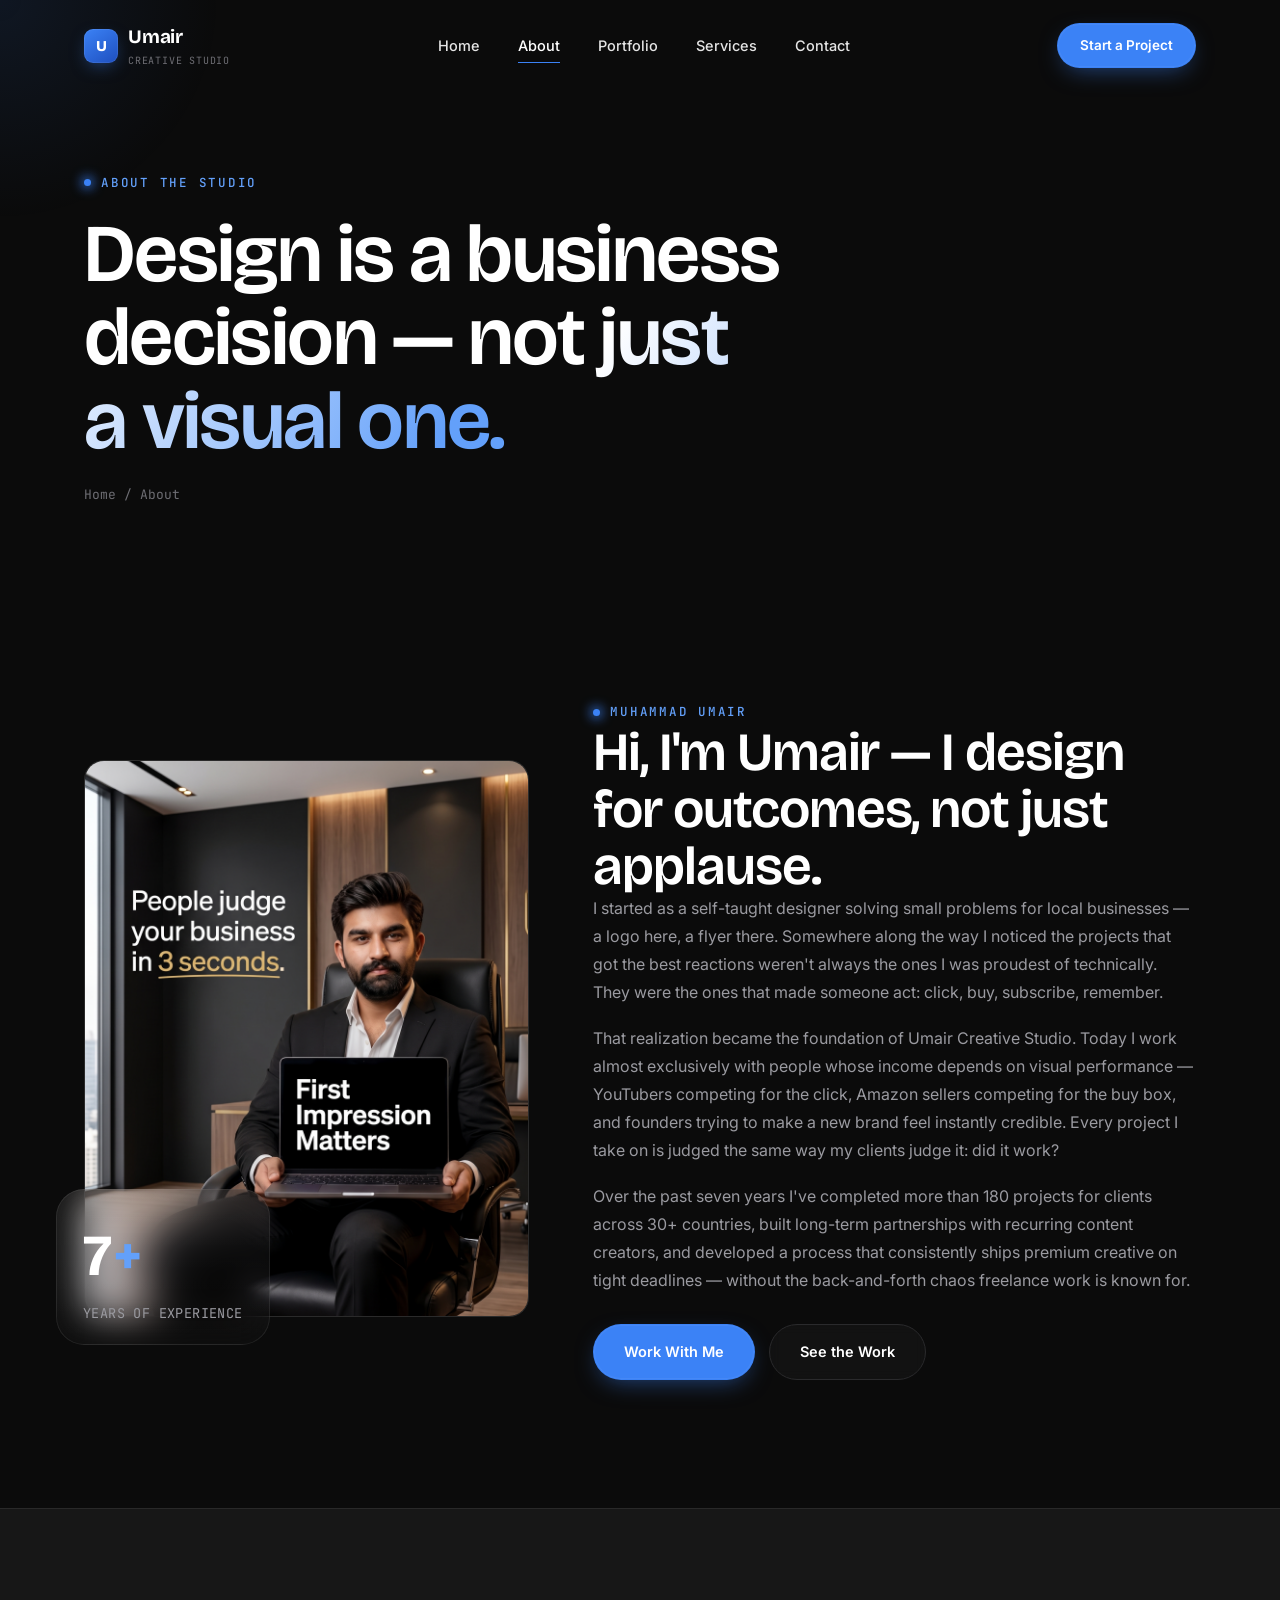
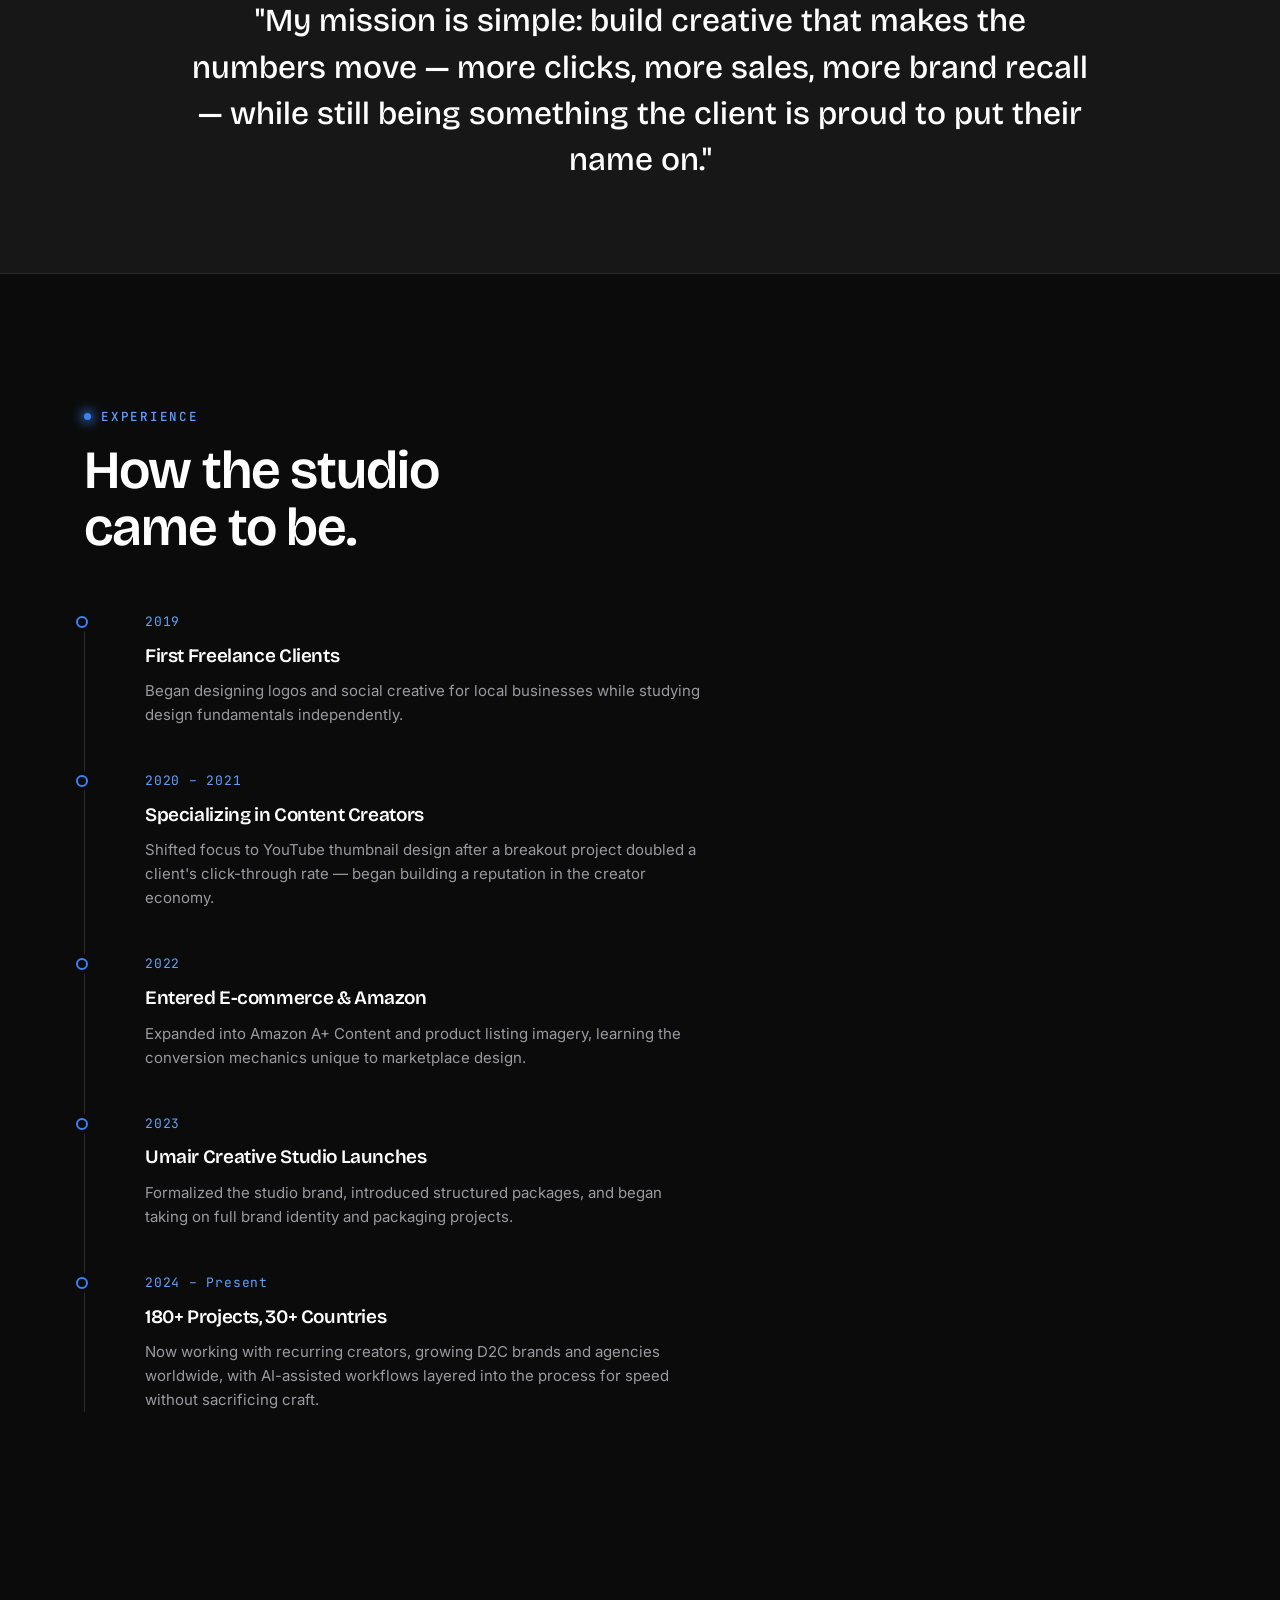
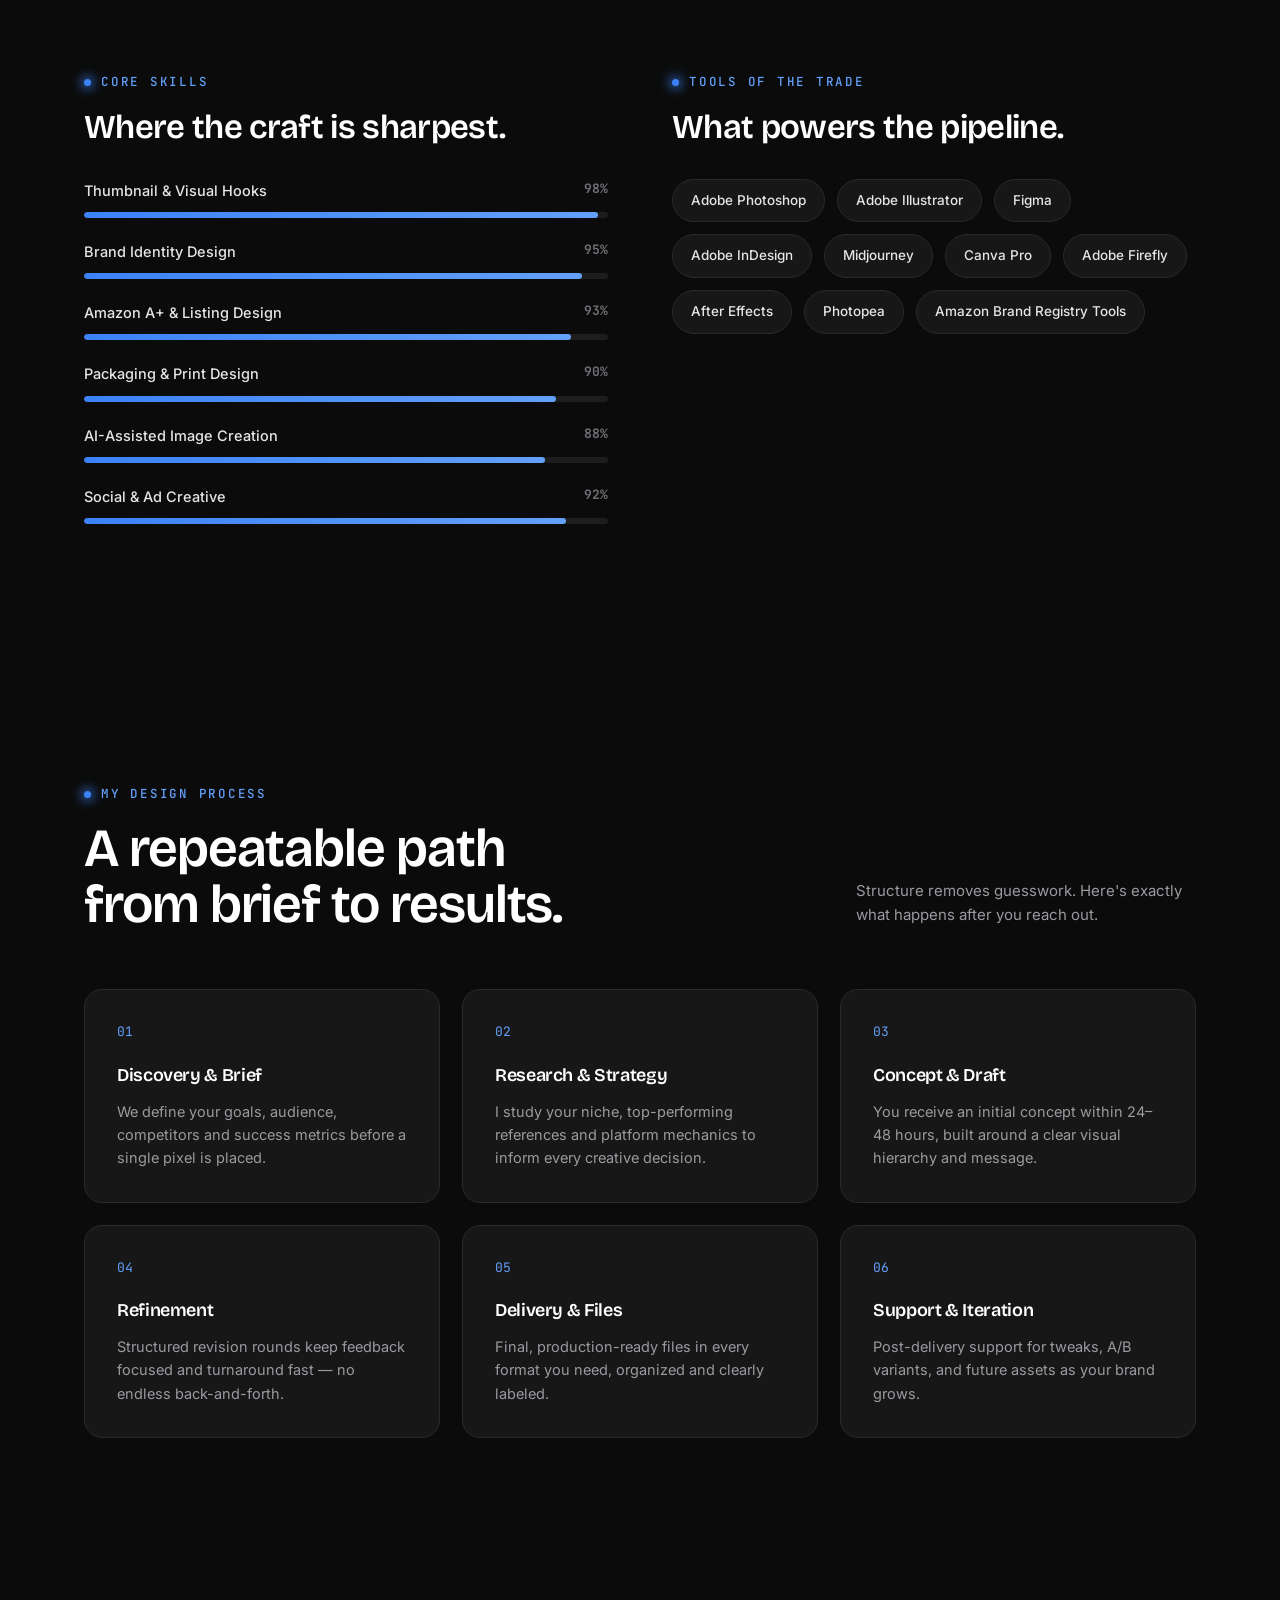
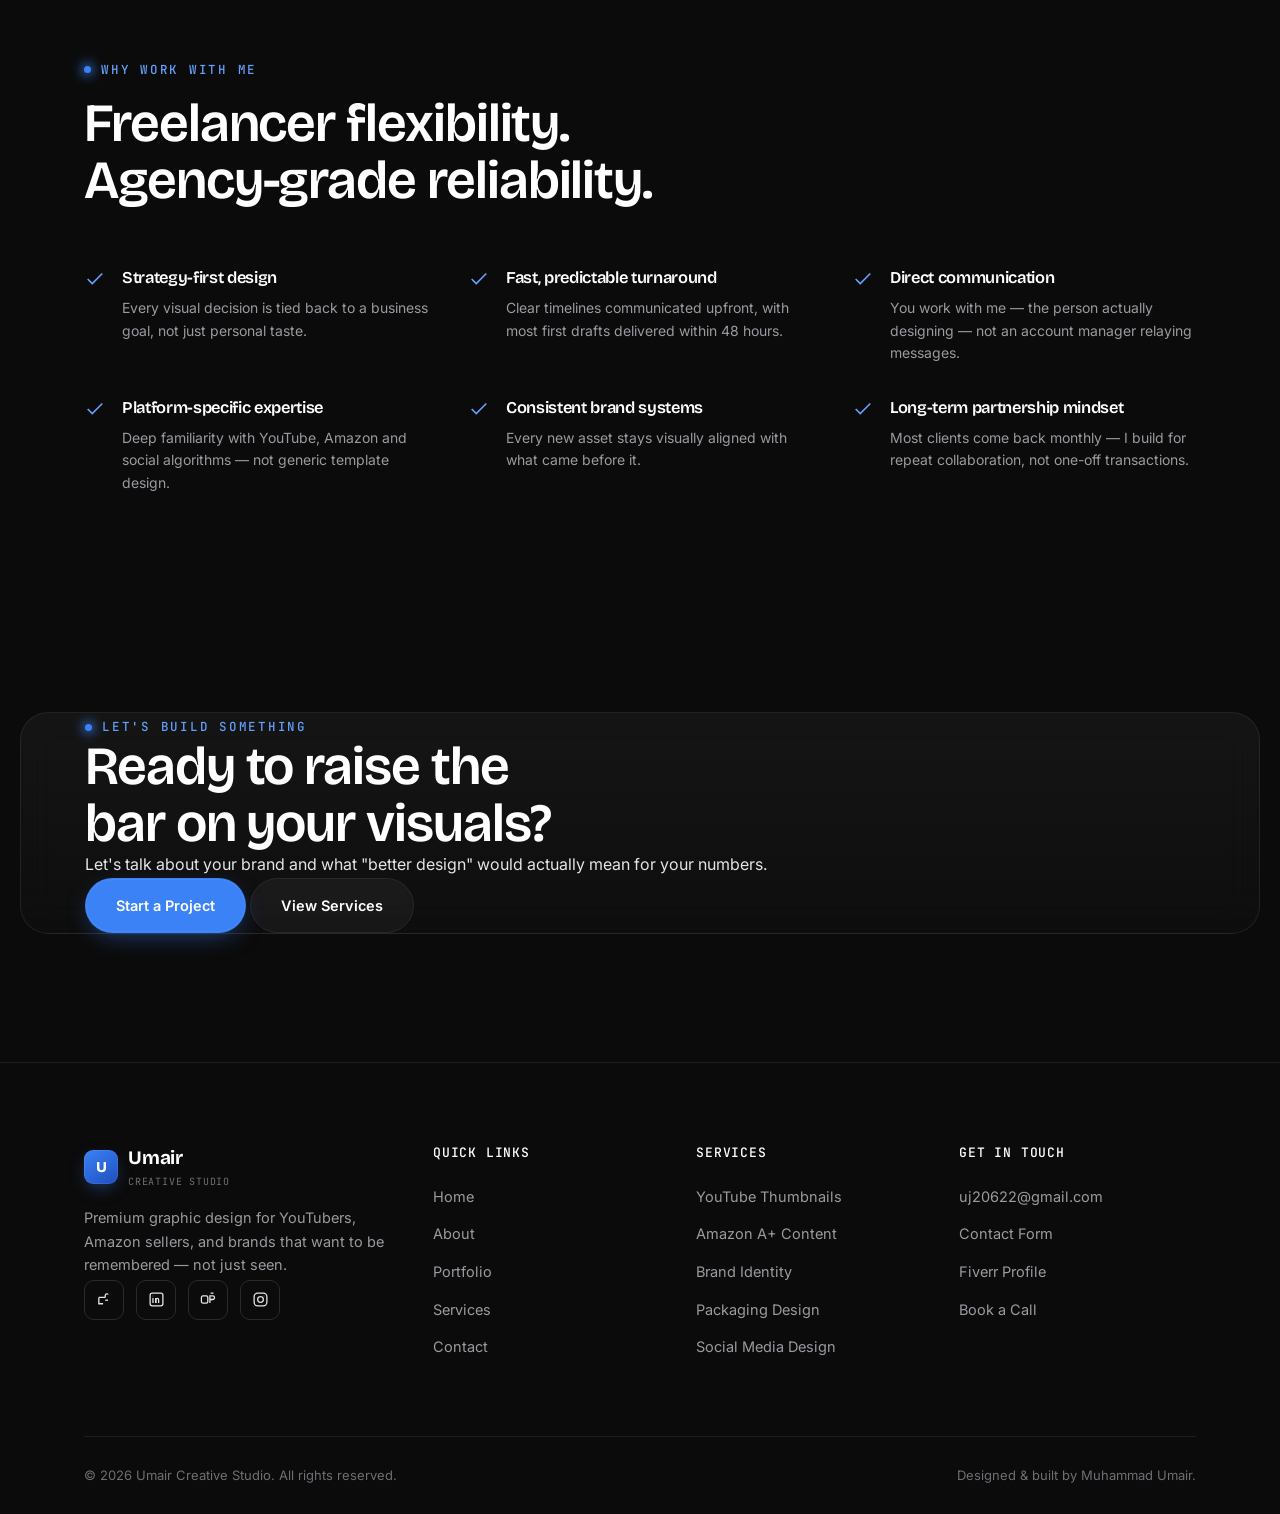
<file: about.html>
<!DOCTYPE html>
<html lang="en">
<head>
<meta charset="UTF-8">
<meta name="viewport" content="width=device-width, initial-scale=1.0">
<title>About Muhammad Umair — Creative Graphic Designer | Umair Creative Studio</title>
<meta name="description" content="Meet Muhammad Umair, founder of Umair Creative Studio. Learn about his design philosophy, process, tools, and why brands, YouTubers and Amazon sellers trust him with their visual identity.">
<link rel="canonical" href="https://umaircreativestudio.com/about.html">
<meta property="og:type" content="profile">
<meta property="og:title" content="About Muhammad Umair — Umair Creative Studio">
<meta property="og:description" content="The story, process and principles behind Umair Creative Studio.">
<meta property="og:url" content="https://umaircreativestudio.com/about.html">
<meta name="twitter:card" content="summary_large_image">

<link rel="icon" href="data:image/svg+xml,<svg xmlns=%22http://www.w3.org/2000/svg%22 viewBox=%220 0 100 100%22><rect width=%22100%22 height=%22100%22 rx=%2222%22 fill=%22%230B0B0B%22/><text x=%2250%22 y=%2266%22 font-size=%2255%22 fill=%22%233B82F6%22 font-family=%22sans-serif%22 font-weight=%22800%22 text-anchor=%22middle%22>U</text></svg>">

<link rel="stylesheet" href="css/base.css">
<noscript><style>.reveal{opacity:1!important;transform:none!important;}</style></noscript>

<link rel="stylesheet" href="css/components.css">
<link rel="stylesheet" href="css/art.css">
<link rel="stylesheet" href="css/about.css">

<script type="application/ld+json">
{
  "@context": "https://schema.org",
  "@type": "Person",
  "name": "Muhammad Umair",
  "jobTitle": "Creative Graphic Designer",
  "worksFor": { "@type": "Organization", "name": "Umair Creative Studio" },
  "url": "https://umaircreativestudio.com/about.html"
}
</script>
</head>
<body>

<div class="preloader"><div class="preloader-mark">UMAIR<div class="preloader-bar"></div></div></div>
<div class="cursor-glow" aria-hidden="true"></div>

<header class="nav">
  <div class="container nav-inner">
    <a href="index.html" class="brand"><span class="brand-mark">U</span><span>Umair<small>CREATIVE STUDIO</small></span></a>
    <nav class="nav-links">
      <a href="index.html">Home</a>
      <a href="about.html" class="active">About</a>
      <a href="portfolio.html">Portfolio</a>
      <a href="services.html">Services</a>
      <a href="contact.html">Contact</a>
    </nav>
    <div class="nav-cta">
      <a href="contact.html" class="btn btn-primary btn-sm magnetic">Start a Project</a>
      <button class="nav-burger" aria-label="Open menu">
        <svg viewBox="0 0 24 24" fill="none" stroke="currentColor" stroke-width="2" width="20" height="20"><line x1="3" y1="6" x2="21" y2="6"/><line x1="3" y1="12" x2="21" y2="12"/><line x1="3" y1="18" x2="21" y2="18"/></svg>
      </button>
    </div>
  </div>
</header>

<div class="mnav">
  <button class="mnav-close" aria-label="Close menu"><svg viewBox="0 0 24 24" fill="none" stroke="currentColor" stroke-width="2" width="18" height="18"><line x1="4" y1="4" x2="20" y2="20"/><line x1="20" y1="4" x2="4" y2="20"/></svg></button>
  <a href="index.html">Home</a>
  <a href="about.html">About</a>
  <a href="portfolio.html">Portfolio</a>
  <a href="services.html">Services</a>
  <a href="contact.html">Contact</a>
  <div class="mnav-foot"><a href="contact.html" class="btn btn-primary">Start a Project</a></div>
</div>

<!-- ============ PAGE HERO ============ -->
<section class="page-hero">
  <div class="container">
    <div class="eyebrow reveal">About the Studio</div>
    <h1 class="display-1 reveal reveal-delay-1">Design is a business<br>decision <span class="grad-text">— not just<br>a visual one.</span></h1>
    <div class="breadcrumb"><a href="index.html">Home</a><span>/</span><span>About</span></div>
  </div>
</section>

<!-- ============ BIO ============ -->
<section class="section bio-section">
  <div class="container bio-grid">
    <div class="bio-visual reveal">
      <div class="bio-frame" data-tilt style="position: relative; width: 100%; aspect-ratio: 4/5; overflow: hidden; border-radius: 20px; background: rgba(255,255,255,0.03); border: 1px solid rgba(255,255,255,0.1);">
        <img src="post.png" alt="Muhammad Umair" style="width: 100%; height: 100%; object-fit: cover; object-position: top center; display: block;">
      </div>
      <div class="bio-badge glass">
        <div class="stat-num">7<span>+</span></div>
        <div class="stat-label">YEARS OF EXPERIENCE</div>
      </div>
    </div>
    <div class="bio-copy">
      <div class="eyebrow reveal">Muhammad Umair</div>
      <h2 class="display-2 reveal reveal-delay-1">Hi, I'm Umair — I design<br>for outcomes, not just applause.</h2>
      <p class="reveal reveal-delay-2">I started as a self-taught designer solving small problems for local businesses — a logo here, a flyer there. Somewhere along the way I noticed the projects that got the best reactions weren't always the ones I was proudest of technically. They were the ones that made someone act: click, buy, subscribe, remember.</p>
      <p class="reveal reveal-delay-2">That realization became the foundation of Umair Creative Studio. Today I work almost exclusively with people whose income depends on visual performance — YouTubers competing for the click, Amazon sellers competing for the buy box, and founders trying to make a new brand feel instantly credible. Every project I take on is judged the same way my clients judge it: did it work?</p>
      <p class="reveal reveal-delay-3">Over the past seven years I've completed more than 180 projects for clients across 30+ countries, built long-term partnerships with recurring content creators, and developed a process that consistently ships premium creative on tight deadlines — without the back-and-forth chaos freelance work is known for.</p>
      <div class="bio-cta reveal reveal-delay-3">
        <a href="contact.html" class="btn btn-primary magnetic">Work With Me</a>
        <a href="portfolio.html" class="btn btn-ghost magnetic">See the Work</a>
      </div>
    </div>
  </div>
</section>

<!-- ============ MISSION ============ -->
<section class="section-tight mission-band">
  <div class="container">
    <p class="mission-quote reveal">"My mission is simple: build creative that makes the numbers move — more clicks, more sales, more brand recall — while still being something the client is proud to put their name on."</p>
  </div>
</section>

<!-- ============ EXPERIENCE TIMELINE ============ -->
<section class="section">
  <div class="container">
    <div class="head-row">
      <div class="head-copy">
        <div class="eyebrow reveal">Experience</div>
        <h2 class="display-2 reveal">How the studio<br>came to be.</h2>
      </div>
    </div>
    <div class="timeline">
      <div class="tl-item reveal">
        <div class="tl-year">2019</div>
        <div class="tl-body"><h4>First Freelance Clients</h4><p>Began designing logos and social creative for local businesses while studying design fundamentals independently.</p></div>
      </div>
      <div class="tl-item reveal reveal-delay-1">
        <div class="tl-year">2020 – 2021</div>
        <div class="tl-body"><h4>Specializing in Content Creators</h4><p>Shifted focus to YouTube thumbnail design after a breakout project doubled a client's click-through rate — began building a reputation in the creator economy.</p></div>
      </div>
      <div class="tl-item reveal reveal-delay-2">
        <div class="tl-year">2022</div>
        <div class="tl-body"><h4>Entered E-commerce &amp; Amazon</h4><p>Expanded into Amazon A+ Content and product listing imagery, learning the conversion mechanics unique to marketplace design.</p></div>
      </div>
      <div class="tl-item reveal reveal-delay-3">
        <div class="tl-year">2023</div>
        <div class="tl-body"><h4>Umair Creative Studio Launches</h4><p>Formalized the studio brand, introduced structured packages, and began taking on full brand identity and packaging projects.</p></div>
      </div>
      <div class="tl-item reveal">
        <div class="tl-year">2024 – Present</div>
        <div class="tl-body"><h4>180+ Projects, 30+ Countries</h4><p>Now working with recurring creators, growing D2C brands and agencies worldwide, with AI-assisted workflows layered into the process for speed without sacrificing craft.</p></div>
      </div>
    </div>
  </div>
</section>

<!-- ============ SKILLS ============ -->
<section class="section skills-section">
  <div class="container skills-grid">
    <div class="reveal">
      <div class="eyebrow">Core Skills</div>
      <h2 class="display-3" style="margin-top:14px;">Where the craft is sharpest.</h2>
      <div class="skill-bars">
        <div class="skill-row"><span>Thumbnail &amp; Visual Hooks</span><b>98%</b><div class="bar-track"><div class="bar-fill" data-bar="98"></div></div></div>
        <div class="skill-row"><span>Brand Identity Design</span><b>95%</b><div class="bar-track"><div class="bar-fill" data-bar="95"></div></div></div>
        <div class="skill-row"><span>Amazon A+ &amp; Listing Design</span><b>93%</b><div class="bar-track"><div class="bar-fill" data-bar="93"></div></div></div>
        <div class="skill-row"><span>Packaging &amp; Print Design</span><b>90%</b><div class="bar-track"><div class="bar-fill" data-bar="90"></div></div></div>
        <div class="skill-row"><span>AI-Assisted Image Creation</span><b>88%</b><div class="bar-track"><div class="bar-fill" data-bar="88"></div></div></div>
        <div class="skill-row"><span>Social &amp; Ad Creative</span><b>92%</b><div class="bar-track"><div class="bar-fill" data-bar="92"></div></div></div>
      </div>
    </div>
    <div class="reveal reveal-delay-1">
      <div class="eyebrow">Tools of the Trade</div>
      <h2 class="display-3" style="margin-top:14px;">What powers the pipeline.</h2>
      <div class="tools-grid">
        <div class="tool-pill">Adobe Photoshop</div>
        <div class="tool-pill">Adobe Illustrator</div>
        <div class="tool-pill">Figma</div>
        <div class="tool-pill">Adobe InDesign</div>
        <div class="tool-pill">Midjourney</div>
        <div class="tool-pill">Canva Pro</div>
        <div class="tool-pill">Adobe Firefly</div>
        <div class="tool-pill">After Effects</div>
        <div class="tool-pill">Photopea</div>
        <div class="tool-pill">Amazon Brand Registry Tools</div>
      </div>
    </div>
  </div>
</section>

<!-- ============ PROCESS ============ -->
<section class="section process-section">
  <div class="container">
    <div class="head-row">
      <div class="head-copy">
        <div class="eyebrow reveal">My Design Process</div>
        <h2 class="display-2 reveal">A repeatable path<br>from brief to results.</h2>
      </div>
      <p class="head-side reveal">Structure removes guesswork. Here's exactly what happens after you reach out.</p>
    </div>
    <div class="process-grid">
      <div class="process-card reveal">
        <div class="process-num">01</div>
        <h4>Discovery &amp; Brief</h4>
        <p>We define your goals, audience, competitors and success metrics before a single pixel is placed.</p>
      </div>
      <div class="process-card reveal reveal-delay-1">
        <div class="process-num">02</div>
        <h4>Research &amp; Strategy</h4>
        <p>I study your niche, top-performing references and platform mechanics to inform every creative decision.</p>
      </div>
      <div class="process-card reveal reveal-delay-2">
        <div class="process-num">03</div>
        <h4>Concept &amp; Draft</h4>
        <p>You receive an initial concept within 24–48 hours, built around a clear visual hierarchy and message.</p>
      </div>
      <div class="process-card reveal reveal-delay-3">
        <div class="process-num">04</div>
        <h4>Refinement</h4>
        <p>Structured revision rounds keep feedback focused and turnaround fast — no endless back-and-forth.</p>
      </div>
      <div class="process-card reveal">
        <div class="process-num">05</div>
        <h4>Delivery &amp; Files</h4>
        <p>Final, production-ready files in every format you need, organized and clearly labeled.</p>
      </div>
      <div class="process-card reveal reveal-delay-1">
        <div class="process-num">06</div>
        <h4>Support &amp; Iteration</h4>
        <p>Post-delivery support for tweaks, A/B variants, and future assets as your brand grows.</p>
      </div>
    </div>
  </div>
</section>

<!-- ============ WHY WORK WITH ME ============ -->
<section class="section-tight why-band">
  <div class="container">
    <div class="head-row">
      <div class="head-copy">
        <div class="eyebrow reveal">Why Work With Me</div>
        <h2 class="display-2 reveal">Freelancer flexibility.<br>Agency-grade reliability.</h2>
      </div>
    </div>
    <div class="why-grid">
      <div class="why-item reveal">
        <svg viewBox="0 0 24 24" fill="none" stroke="currentColor" stroke-width="1.8"><path d="M20 6L9 17l-5-5"/></svg>
        <div><h4>Strategy-first design</h4><p>Every visual decision is tied back to a business goal, not just personal taste.</p></div>
      </div>
      <div class="why-item reveal reveal-delay-1">
        <svg viewBox="0 0 24 24" fill="none" stroke="currentColor" stroke-width="1.8"><path d="M20 6L9 17l-5-5"/></svg>
        <div><h4>Fast, predictable turnaround</h4><p>Clear timelines communicated upfront, with most first drafts delivered within 48 hours.</p></div>
      </div>
      <div class="why-item reveal reveal-delay-2">
        <svg viewBox="0 0 24 24" fill="none" stroke="currentColor" stroke-width="1.8"><path d="M20 6L9 17l-5-5"/></svg>
        <div><h4>Direct communication</h4><p>You work with me — the person actually designing — not an account manager relaying messages.</p></div>
      </div>
      <div class="why-item reveal">
        <svg viewBox="0 0 24 24" fill="none" stroke="currentColor" stroke-width="1.8"><path d="M20 6L9 17l-5-5"/></svg>
        <div><h4>Platform-specific expertise</h4><p>Deep familiarity with YouTube, Amazon and social algorithms — not generic template design.</p></div>
      </div>
      <div class="why-item reveal reveal-delay-1">
        <svg viewBox="0 0 24 24" fill="none" stroke="currentColor" stroke-width="1.8"><path d="M20 6L9 17l-5-5"/></svg>
        <div><h4>Consistent brand systems</h4><p>Every new asset stays visually aligned with what came before it.</p></div>
      </div>
      <div class="why-item reveal reveal-delay-2">
        <svg viewBox="0 0 24 24" fill="none" stroke="currentColor" stroke-width="1.8"><path d="M20 6L9 17l-5-5"/></svg>
        <div><h4>Long-term partnership mindset</h4><p>Most clients come back monthly — I build for repeat collaboration, not one-off transactions.</p></div>
      </div>
    </div>
  </div>
</section>

<!-- ============ CONTACT CTA ============ -->
<section class="section cta-band">
  <div class="container cta-panel glass reveal">
    <div class="cta-panel-copy">
      <div class="eyebrow">Let's Build Something</div>
      <h2 class="display-2">Ready to raise the<br>bar on your visuals?</h2>
      <p>Let's talk about your brand and what "better design" would actually mean for your numbers.</p>
    </div>
    <div class="cta-panel-actions">
      <a href="contact.html" class="btn btn-primary magnetic">Start a Project</a>
      <a href="services.html" class="btn btn-ghost magnetic">View Services</a>
    </div>
  </div>
</section>

<footer class="footer">
  <div class="container">
    <div class="footer-top">
      <div class="footer-brand">
        <a href="index.html" class="brand"><span class="brand-mark">U</span><span>Umair<small>CREATIVE STUDIO</small></span></a>
        <p>Premium graphic design for YouTubers, Amazon sellers, and brands that want to be remembered — not just seen.</p>
        <div class="footer-social">
          <a href="#" class="social-btn" aria-label="Fiverr"><svg viewBox="0 0 24 24" fill="none" stroke="currentColor" stroke-width="1.8"><path d="M4 9h9M4 9v9h6"/><path d="M13 9V6.5A2.5 2.5 0 0 1 15.5 4H17"/><circle cx="17" cy="4.6" r="0.6" fill="currentColor" stroke="none"/><path d="M13 13h4"/></svg></a>
          <a href="#" class="social-btn" aria-label="LinkedIn"><svg viewBox="0 0 24 24" fill="none" stroke="currentColor" stroke-width="1.8"><rect x="3" y="3" width="18" height="18" rx="3"/><line x1="7" y1="10" x2="7" y2="17"/><circle cx="7" cy="7" r="0.6" fill="currentColor" stroke="none"/><path d="M11 17v-4.5a2 2 0 0 1 4 0V17"/><line x1="11" y1="10" x2="11" y2="17"/></svg></a>
          <a href="#" class="social-btn" aria-label="Behance"><svg viewBox="0 0 24 24" fill="none" stroke="currentColor" stroke-width="1.8"><rect x="2" y="7" width="9" height="10" rx="2"/><path d="M14 17V7h4a2.5 2.5 0 0 1 0 5h-4"/><path d="M14 12h3.5"/><path d="M15 3h4"/></svg></a>
          <a href="#" class="social-btn" aria-label="Instagram"><svg viewBox="0 0 24 24" fill="none" stroke="currentColor" stroke-width="1.8"><rect x="3" y="3" width="18" height="18" rx="5"/><circle cx="12" cy="12" r="4"/><circle cx="17" cy="7" r="0.6" fill="currentColor" stroke="none"/></svg></a>
        </div>
      </div>
      <div>
        <h5>Quick Links</h5>
        <ul class="footer-links">
          <li><a href="index.html">Home</a></li>
          <li><a href="about.html">About</a></li>
          <li><a href="portfolio.html">Portfolio</a></li>
          <li><a href="services.html">Services</a></li>
          <li><a href="contact.html">Contact</a></li>
        </ul>
      </div>
      <div>
        <h5>Services</h5>
        <ul class="footer-links">
          <li><a href="services.html#thumbnails">YouTube Thumbnails</a></li>
          <li><a href="services.html#aplus">Amazon A+ Content</a></li>
          <li><a href="services.html#identity">Brand Identity</a></li>
          <li><a href="services.html#packaging">Packaging Design</a></li>
          <li><a href="services.html#social">Social Media Design</a></li>
        </ul>
      </div>
      <div>
        <h5>Get in Touch</h5>
        <ul class="footer-links">
          <li><a href="mailto:uj20622@gmail.com">uj20622@gmail.com</a></li>
          <li><a href="contact.html">Contact Form</a></li>
          <li><a href="#">Fiverr Profile</a></li>
          <li><a href="#">Book a Call</a></li>
        </ul>
      </div>
    </div>
    <div class="footer-bottom">
      <p>© 2026 Umair Creative Studio. All rights reserved.</p>
      <p>Designed &amp; built by Muhammad Umair.</p>
    </div>
  </div>
</footer>

<button class="to-top" aria-label="Back to top"><svg viewBox="0 0 24 24" fill="none" stroke="currentColor" stroke-width="2"><line x1="12" y1="19" x2="12" y2="5"/><polyline points="5 12 12 5 19 12"/></svg></button>

<script src="js/main.js"></script>
<script src="js/admin-editor.js"></script>
</body>
</html>
</file>
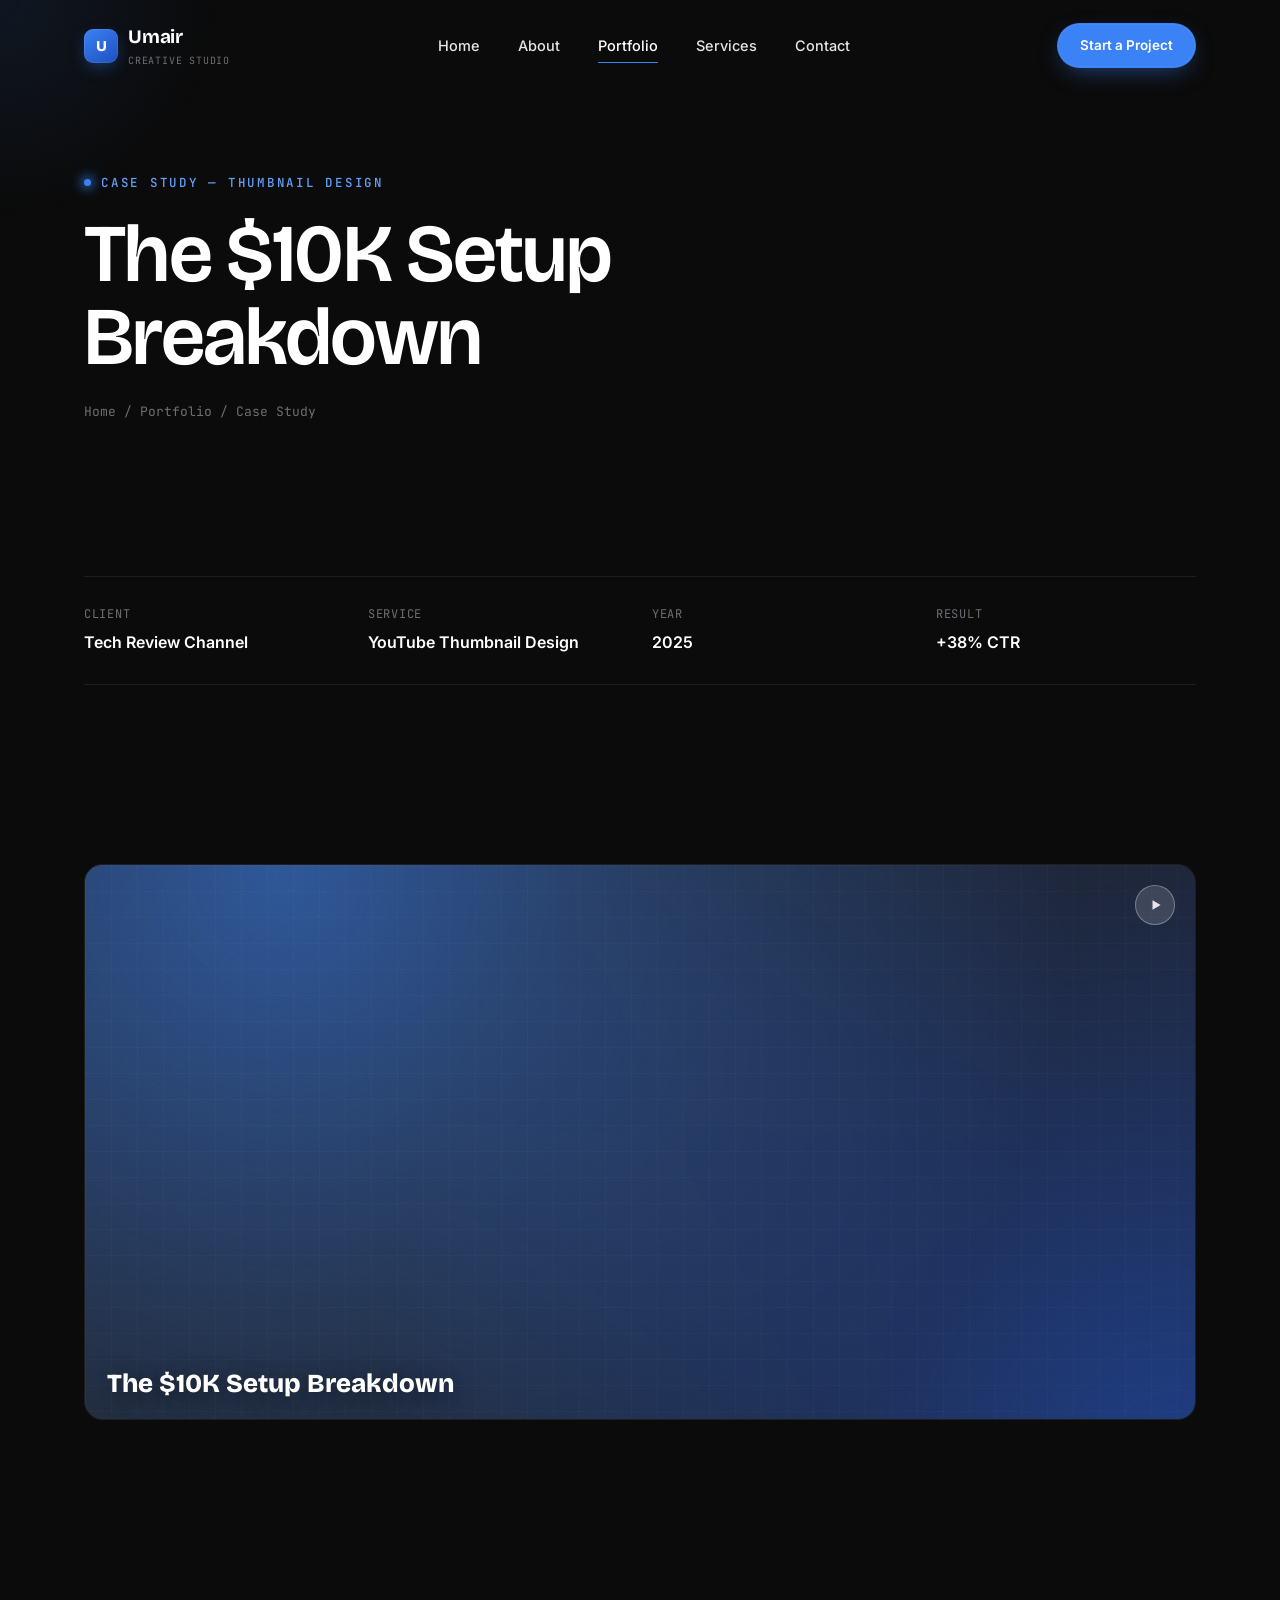
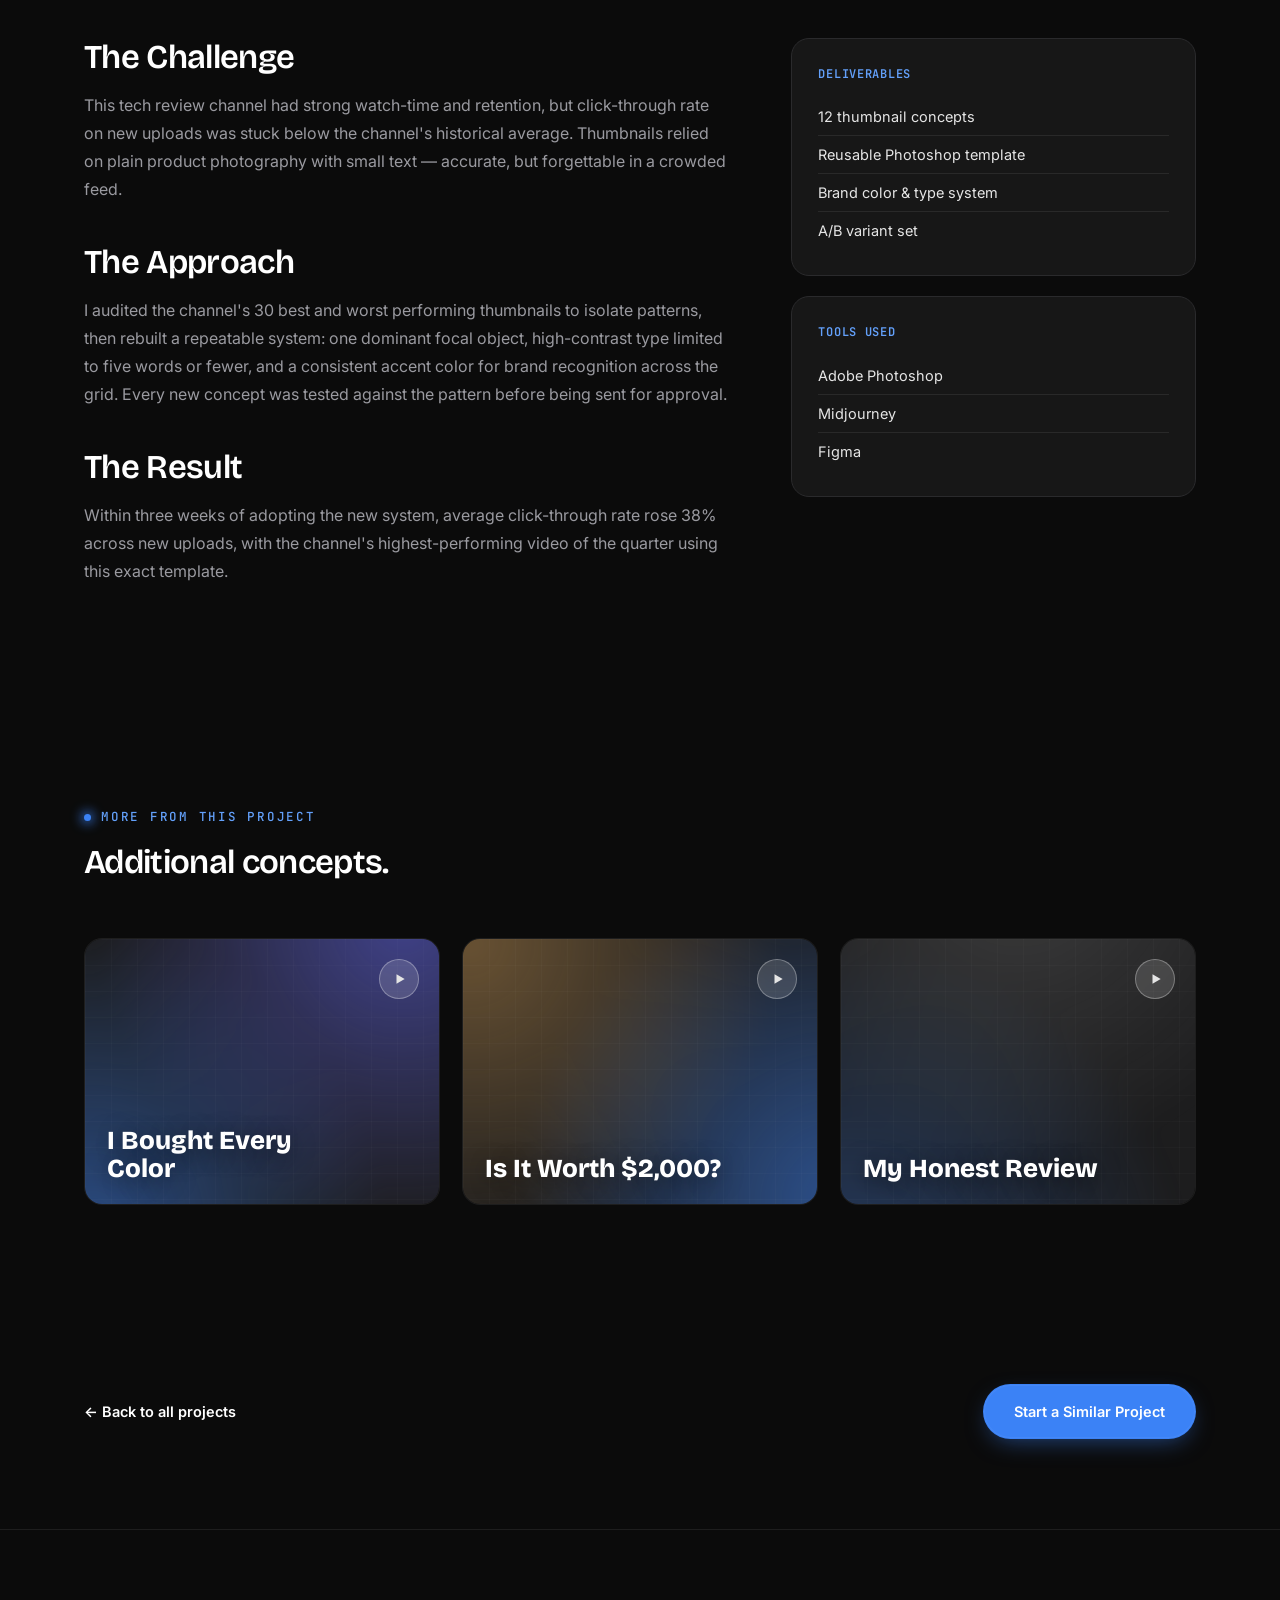
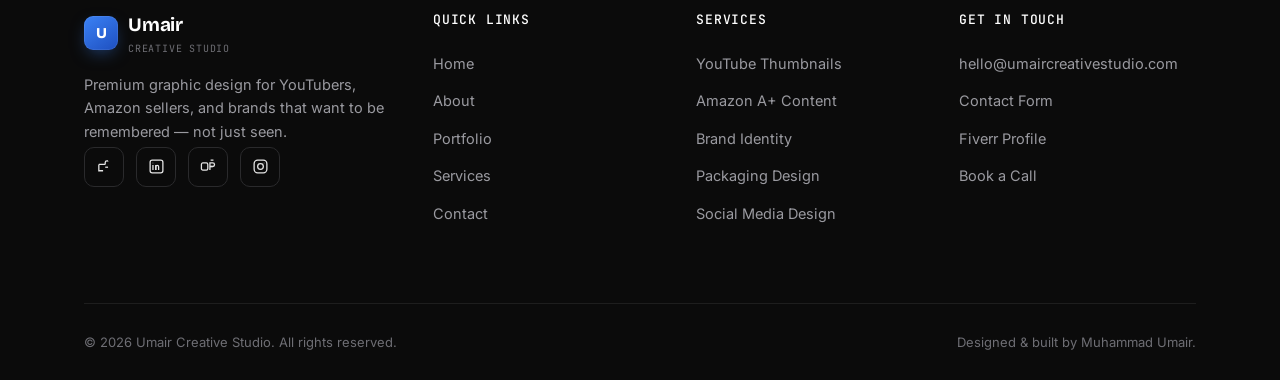
<file: case-study.html>
<!DOCTYPE html>
<html lang="en">
<head>
<meta charset="UTF-8">
<meta name="viewport" content="width=device-width, initial-scale=1.0">
<title>Case Study — The $10K Setup Breakdown Thumbnail | Umair Creative Studio</title>
<meta name="description" content="How a single thumbnail redesign lifted click-through rate 38% for a tech review channel. A case study by Muhammad Umair, Umair Creative Studio.">
<link rel="canonical" href="https://umaircreativestudio.com/case-study.html">
<meta property="og:type" content="article">
<meta property="og:title" content="Case Study — Tech Review Channel Thumbnail Redesign">
<meta property="og:description" content="A 38% CTR lift from one thumbnail system redesign.">
<meta name="twitter:card" content="summary_large_image">

<link rel="icon" href="data:image/svg+xml,<svg xmlns=%22http://www.w3.org/2000/svg%22 viewBox=%220 0 100 100%22><rect width=%22100%22 height=%22100%22 rx=%2222%22 fill=%22%230B0B0B%22/><text x=%2250%22 y=%2266%22 font-size=%2255%22 fill=%22%233B82F6%22 font-family=%22sans-serif%22 font-weight=%22800%22 text-anchor=%22middle%22>U</text></svg>">

<link rel="stylesheet" href="css/base.css">
<noscript><style>.reveal{opacity:1!important;transform:none!important;}</style></noscript>

<link rel="stylesheet" href="css/components.css">
<link rel="stylesheet" href="css/art.css">
<link rel="stylesheet" href="css/case-study.css">
</head>
<body>

<div class="preloader"><div class="preloader-mark">UMAIR<div class="preloader-bar"></div></div></div>
<div class="cursor-glow" aria-hidden="true"></div>

<header class="nav">
  <div class="container nav-inner">
    <a href="index.html" class="brand"><span class="brand-mark">U</span><span>Umair<small>CREATIVE STUDIO</small></span></a>
    <nav class="nav-links">
      <a href="index.html">Home</a>
      <a href="about.html">About</a>
      <a href="portfolio.html" class="active">Portfolio</a>
      <a href="services.html">Services</a>
      <a href="contact.html">Contact</a>
    </nav>
    <div class="nav-cta">
      <a href="contact.html" class="btn btn-primary btn-sm magnetic">Start a Project</a>
      <button class="nav-burger" aria-label="Open menu">
        <svg viewBox="0 0 24 24" fill="none" stroke="currentColor" stroke-width="2" width="20" height="20"><line x1="3" y1="6" x2="21" y2="6"/><line x1="3" y1="12" x2="21" y2="12"/><line x1="3" y1="18" x2="21" y2="18"/></svg>
      </button>
    </div>
  </div>
</header>

<div class="mnav">
  <button class="mnav-close" aria-label="Close menu"><svg viewBox="0 0 24 24" fill="none" stroke="currentColor" stroke-width="2" width="18" height="18"><line x1="4" y1="4" x2="20" y2="20"/><line x1="20" y1="4" x2="4" y2="20"/></svg></button>
  <a href="index.html">Home</a>
  <a href="about.html">About</a>
  <a href="portfolio.html">Portfolio</a>
  <a href="services.html">Services</a>
  <a href="contact.html">Contact</a>
  <div class="mnav-foot"><a href="contact.html" class="btn btn-primary">Start a Project</a></div>
</div>

<section class="page-hero">
  <div class="container">
    <div class="eyebrow reveal">Case Study — Thumbnail Design</div>
    <h1 class="display-1 reveal reveal-delay-1">The $10K Setup<br>Breakdown</h1>
    <div class="breadcrumb"><a href="index.html">Home</a><span>/</span><a href="portfolio.html">Portfolio</a><span>/</span><span>Case Study</span></div>
  </div>
</section>

<section class="section-tight">
  <div class="container">
    <div class="cs-meta reveal">
      <div><span>Client</span><b>Tech Review Channel</b></div>
      <div><span>Service</span><b>YouTube Thumbnail Design</b></div>
      <div><span>Year</span><b>2025</b></div>
      <div><span>Result</span><b>+38% CTR</b></div>
    </div>
  </div>
</section>

<section class="section-tight">
  <div class="container">
    <div class="cs-hero-art art art-blue reveal" data-tilt>
      <div class="art-grid"></div><div class="art-noise"></div>
      <div class="comp-thumb"><div class="comp-thumb-title">The $10K Setup Breakdown</div></div>
      <div class="comp-play"><svg viewBox="0 0 24 24" fill="currentColor" width="18" height="18"><polygon points="6 4 20 12 6 20"/></svg></div>
    </div>
  </div>
</section>

<section class="section">
  <div class="container cs-body-grid">
    <div class="cs-copy reveal">
      <h2 class="display-3">The Challenge</h2>
      <p>This tech review channel had strong watch-time and retention, but click-through rate on new uploads was stuck below the channel's historical average. Thumbnails relied on plain product photography with small text — accurate, but forgettable in a crowded feed.</p>
      <h2 class="display-3" style="margin-top:40px;">The Approach</h2>
      <p>I audited the channel's 30 best and worst performing thumbnails to isolate patterns, then rebuilt a repeatable system: one dominant focal object, high-contrast type limited to five words or fewer, and a consistent accent color for brand recognition across the grid. Every new concept was tested against the pattern before being sent for approval.</p>
      <h2 class="display-3" style="margin-top:40px;">The Result</h2>
      <p>Within three weeks of adopting the new system, average click-through rate rose 38% across new uploads, with the channel's highest-performing video of the quarter using this exact template.</p>
    </div>
    <aside class="cs-side reveal reveal-delay-1">
      <div class="cs-side-card">
        <h5>Deliverables</h5>
        <ul>
          <li>12 thumbnail concepts</li>
          <li>Reusable Photoshop template</li>
          <li>Brand color &amp; type system</li>
          <li>A/B variant set</li>
        </ul>
      </div>
      <div class="cs-side-card">
        <h5>Tools Used</h5>
        <ul><li>Adobe Photoshop</li><li>Midjourney</li><li>Figma</li></ul>
      </div>
    </aside>
  </div>
</section>

<section class="section-tight">
  <div class="container">
    <div class="head-row">
      <div class="head-copy"><div class="eyebrow reveal">More From This Project</div><h2 class="display-3 reveal" style="margin-top:14px;">Additional concepts.</h2></div>
    </div>
    <div class="cs-gallery">
      <div class="art art-violet reveal"><div class="art-grid"></div><div class="comp-thumb"><div class="comp-thumb-title">I Bought Every Color</div></div><div class="comp-play"><svg viewBox="0 0 24 24" fill="currentColor" width="14" height="14"><polygon points="6 4 20 12 6 20"/></svg></div></div>
      <div class="art art-amber reveal reveal-delay-1"><div class="art-grid"></div><div class="comp-thumb"><div class="comp-thumb-title">Is It Worth $2,000?</div></div><div class="comp-play"><svg viewBox="0 0 24 24" fill="currentColor" width="14" height="14"><polygon points="6 4 20 12 6 20"/></svg></div></div>
      <div class="art art-mono reveal reveal-delay-2"><div class="art-grid"></div><div class="comp-thumb"><div class="comp-thumb-title">My Honest Review</div></div><div class="comp-play"><svg viewBox="0 0 24 24" fill="currentColor" width="14" height="14"><polygon points="6 4 20 12 6 20"/></svg></div></div>
    </div>
  </div>
</section>

<section class="section-tight">
  <div class="container cs-next reveal">
    <a href="portfolio.html" class="link-arrow">← Back to all projects</a>
    <a href="contact.html" class="btn btn-primary magnetic">Start a Similar Project</a>
  </div>
</section>

<footer class="footer">
  <div class="container">
    <div class="footer-top">
      <div class="footer-brand">
        <a href="index.html" class="brand"><span class="brand-mark">U</span><span>Umair<small>CREATIVE STUDIO</small></span></a>
        <p>Premium graphic design for YouTubers, Amazon sellers, and brands that want to be remembered — not just seen.</p>
        <div class="footer-social">
          <a href="#" class="social-btn" aria-label="Fiverr"><svg viewBox="0 0 24 24" fill="none" stroke="currentColor" stroke-width="1.8"><path d="M4 9h9M4 9v9h6"/><path d="M13 9V6.5A2.5 2.5 0 0 1 15.5 4H17"/><circle cx="17" cy="4.6" r="0.6" fill="currentColor" stroke="none"/><path d="M13 13h4"/></svg></a>
          <a href="#" class="social-btn" aria-label="LinkedIn"><svg viewBox="0 0 24 24" fill="none" stroke="currentColor" stroke-width="1.8"><rect x="3" y="3" width="18" height="18" rx="3"/><line x1="7" y1="10" x2="7" y2="17"/><circle cx="7" cy="7" r="0.6" fill="currentColor" stroke="none"/><path d="M11 17v-4.5a2 2 0 0 1 4 0V17"/><line x1="11" y1="10" x2="11" y2="17"/></svg></a>
          <a href="#" class="social-btn" aria-label="Behance"><svg viewBox="0 0 24 24" fill="none" stroke="currentColor" stroke-width="1.8"><rect x="2" y="7" width="9" height="10" rx="2"/><path d="M14 17V7h4a2.5 2.5 0 0 1 0 5h-4"/><path d="M14 12h3.5"/><path d="M15 3h4"/></svg></a>
          <a href="#" class="social-btn" aria-label="Instagram"><svg viewBox="0 0 24 24" fill="none" stroke="currentColor" stroke-width="1.8"><rect x="3" y="3" width="18" height="18" rx="5"/><circle cx="12" cy="12" r="4"/><circle cx="17" cy="7" r="0.6" fill="currentColor" stroke="none"/></svg></a>
        </div>
      </div>
      <div>
        <h5>Quick Links</h5>
        <ul class="footer-links">
          <li><a href="index.html">Home</a></li>
          <li><a href="about.html">About</a></li>
          <li><a href="portfolio.html">Portfolio</a></li>
          <li><a href="services.html">Services</a></li>
          <li><a href="contact.html">Contact</a></li>
        </ul>
      </div>
      <div>
        <h5>Services</h5>
        <ul class="footer-links">
          <li><a href="services.html#thumbnails">YouTube Thumbnails</a></li>
          <li><a href="services.html#aplus">Amazon A+ Content</a></li>
          <li><a href="services.html#identity">Brand Identity</a></li>
          <li><a href="services.html#packaging">Packaging Design</a></li>
          <li><a href="services.html#social">Social Media Design</a></li>
        </ul>
      </div>
      <div>
        <h5>Get in Touch</h5>
        <ul class="footer-links">
          <li><a href="mailto:hello@umaircreativestudio.com">hello@umaircreativestudio.com</a></li>
          <li><a href="contact.html">Contact Form</a></li>
          <li><a href="#">Fiverr Profile</a></li>
          <li><a href="#">Book a Call</a></li>
        </ul>
      </div>
    </div>
    <div class="footer-bottom">
      <p>© 2026 Umair Creative Studio. All rights reserved.</p>
      <p>Designed &amp; built by Muhammad Umair.</p>
    </div>
  </div>
</footer>

<button class="to-top" aria-label="Back to top"><svg viewBox="0 0 24 24" fill="none" stroke="currentColor" stroke-width="2"><line x1="12" y1="19" x2="12" y2="5"/><polyline points="5 12 12 5 19 12"/></svg></button>

<script src="js/main.js"></script>
<script src="js/admin-editor.js"></script>
</body>
</html>
</file>
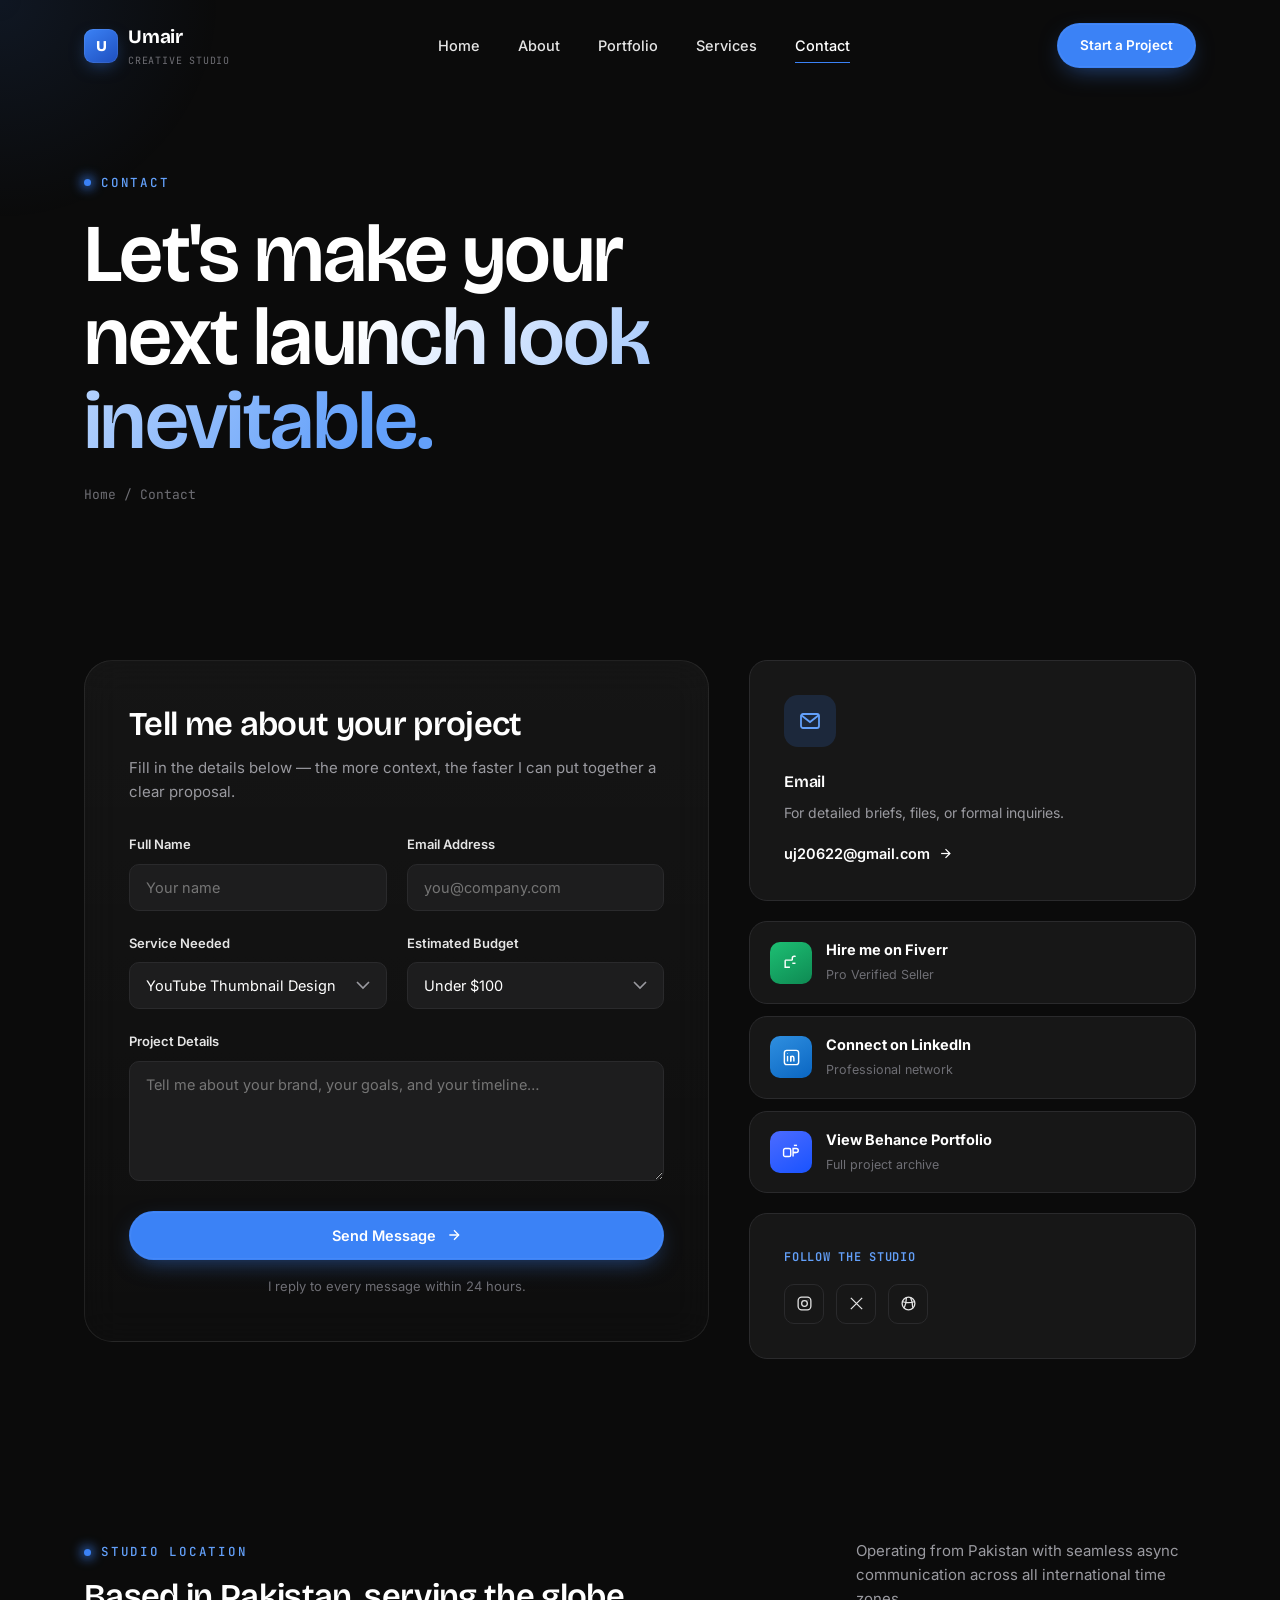
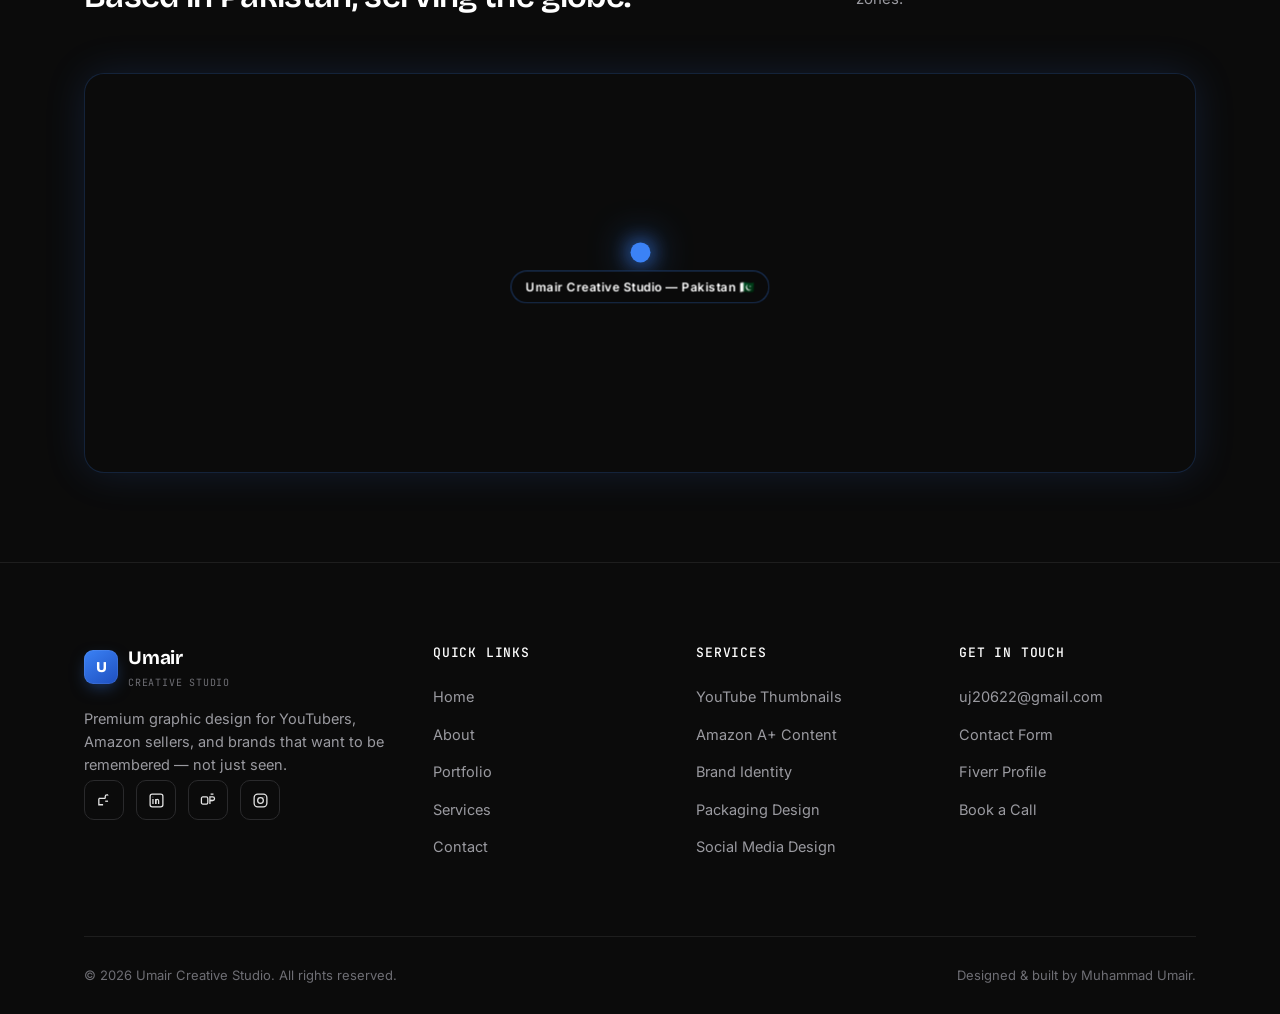
<file: contact.html>
<!DOCTYPE html>
<html lang="en">
<head>
<meta charset="UTF-8">
<meta name="viewport" content="width=device-width, initial-scale=1.0">
<title>Contact — Start Your Project | Umair Creative Studio</title>
<meta name="description" content="Get in touch with Muhammad Umair to start your YouTube thumbnail, Amazon A+ content, brand identity, or packaging design project. Reply within 24 hours.">
<link rel="canonical" href="https://uj20622@gmail.com/contact.html">
<meta property="og:type" content="website">
<meta property="og:title" content="Contact — Umair Creative Studio">
<meta property="og:description" content="Start a design project with Umair Creative Studio. Reply within 24 hours.">
<meta property="og:url" content="https://umaircreativestudio.com/contact.html">
<meta name="twitter:card" content="summary_large_image">

<link rel="icon" href="data:image/svg+xml,<svg xmlns=%22http://www.w3.org/2000/svg%22 viewBox=%220 0 100 100%22><rect width=%22100%22 height=%22100%22 rx=%2222%22 fill=%22%230B0B0B%22/><text x=%2250%22 y=%2266%22 font-size=%2255%22 fill=%22%233B82F6%22 font-family=%22sans-serif%22 font-weight=%22800%22 text-anchor=%22middle%22>U</text></svg>">

<link rel="stylesheet" href="css/base.css">
<noscript><style>.reveal{opacity:1!important;transform:none!important;}</style></noscript>

<link rel="stylesheet" href="css/components.css">
<link rel="stylesheet" href="css/art.css">
<link rel="stylesheet" href="css/contact.css">
</head>
<body>

<div class="preloader"><div class="preloader-mark">UMAIR<div class="preloader-bar"></div></div></div>
<div class="cursor-glow" aria-hidden="true"></div>

<header class="nav">
  <div class="container nav-inner">
    <a href="index.html" class="brand"><span class="brand-mark">U</span><span>Umair<small>CREATIVE STUDIO</small></span></a>
    <nav class="nav-links">
      <a href="index.html">Home</a>
      <a href="about.html">About</a>
      <a href="portfolio.html">Portfolio</a>
      <a href="services.html">Services</a>
      <a href="contact.html" class="active">Contact</a>
    </nav>
    <div class="nav-cta">
      <a href="contact.html" class="btn btn-primary btn-sm magnetic">Start a Project</a>
      <button class="nav-burger" aria-label="Open menu">
        <svg viewBox="0 0 24 24" fill="none" stroke="currentColor" stroke-width="2" width="20" height="20"><line x1="3" y1="6" x2="21" y2="6"/><line x1="3" y1="12" x2="21" y2="12"/><line x1="3" y1="18" x2="21" y2="18"/></svg>
      </button>
    </div>
  </div>
</header>

<div class="mnav">
  <button class="mnav-close" aria-label="Close menu"><svg viewBox="0 0 24 24" fill="none" stroke="currentColor" stroke-width="2" width="18" height="18"><line x1="4" y1="4" x2="20" y2="20"/><line x1="20" y1="4" x2="4" y2="20"/></svg></button>
  <a href="index.html">Home</a>
  <a href="about.html">About</a>
  <a href="portfolio.html">Portfolio</a>
  <a href="services.html">Services</a>
  <a href="contact.html">Contact</a>
  <div class="mnav-foot"><a href="contact.html" class="btn btn-primary">Start a Project</a></div>
</div>

<section class="page-hero">
  <div class="container">
    <div class="eyebrow reveal">Contact</div>
    <h1 class="display-1 reveal reveal-delay-1">Let's make your<br><span class="grad-text">next launch look<br>inevitable.</span></h1>
    <div class="breadcrumb"><a href="index.html">Home</a><span>/</span><span>Contact</span></div>
  </div>
</section>

<section class="section-tight">
  <div class="container contact-grid">

    <!-- FORM -->
    <div class="contact-form-wrap glass reveal">
      <h2 class="display-3">Tell me about your project</h2>
      <p class="form-sub">Fill in the details below — the more context, the faster I can put together a clear proposal.</p>
      <form class="contact-form">
        <div class="form-row">
          <div class="field">
            <label for="name">Full Name</label>
            <input type="text" id="name" name="name" placeholder="Your name" required>
          </div>
          <div class="field">
            <label for="email">Email Address</label>
            <input type="email" id="email" name="email" placeholder="you@company.com" required>
          </div>
        </div>
        <div class="form-row">
          <div class="field">
            <label for="service">Service Needed</label>
            <select id="service" name="service">
              <option>YouTube Thumbnail Design</option>
              <option>Amazon A+ Content Design</option>
              <option>Amazon Product Listing Images</option>
              <option>Product Image Editing</option>
              <option>Brand Identity Design</option>
              <option>Logo Design</option>
              <option>Social Media Design</option>
              <option>Packaging Design</option>
              <option>AI Image Creation</option>
              <option>Background Removal</option>
              <option>Creative Advertising Design</option>
              <option>Not sure yet</option>
            </select>
          </div>
          <div class="field">
            <label for="budget">Estimated Budget</label>
            <select id="budget" name="budget">
              <option>Under $100</option>
              <option>$100 – $500</option>
              <option>$500 – $2,000</option>
              <option>$2,000+</option>
              <option>Ongoing monthly retainer</option>
            </select>
          </div>
        </div>
        <div class="field">
          <label for="message">Project Details</label>
          <textarea id="message" name="message" rows="5" placeholder="Tell me about your brand, your goals, and your timeline…" required></textarea>
        </div>
        <button type="submit" class="btn btn-primary btn-block magnetic">Send Message
          <svg viewBox="0 0 24 24" fill="none" stroke="currentColor" stroke-width="2"><line x1="5" y1="12" x2="19" y2="12"/><polyline points="12 5 19 12 12 19"/></svg>
        </button>
        <p class="form-note">I reply to every message within 24 hours.</p>
      </form>
    </div>

    <!-- DIRECT CONTACT -->
    <div class="contact-side">
      <div class="card reveal reveal-delay-1">
        <div class="icon-tile"><svg viewBox="0 0 24 24" fill="none" stroke="currentColor" stroke-width="1.8"><path d="M4 4h16v16H4z" opacity="0"/><path d="M3 6l9 7 9-7"/><rect x="3" y="5" width="18" height="14" rx="2"/></svg></div>
        <h4>Email</h4>
        <p>For detailed briefs, files, or formal inquiries.</p>
        <a href="mailto:uj20622@gmail.com" class="link-arrow">uj20622@gmail.com <svg viewBox="0 0 24 24" fill="none" stroke="currentColor" stroke-width="2"><line x1="5" y1="12" x2="19" y2="12"/><polyline points="12 5 19 12 12 19"/></svg></a>
      </div>

      <div class="platform-buttons reveal reveal-delay-2">
        <a href="#" class="platform-btn">
          <span class="pf-icon fiverr"><svg viewBox="0 0 24 24" fill="none" stroke="currentColor" stroke-width="1.8"><path d="M4 9h9M4 9v9h6"/><path d="M13 9V6.5A2.5 2.5 0 0 1 15.5 4H17"/><circle cx="17" cy="4.6" r="0.6" fill="currentColor" stroke="none"/><path d="M13 13h4"/></svg></span>
          <span><b>Hire me on Fiverr</b><small>Pro Verified Seller</small></span>
        </a>
        <a href="#" class="platform-btn">
          <span class="pf-icon linkedin"><svg viewBox="0 0 24 24" fill="none" stroke="currentColor" stroke-width="1.8"><rect x="3" y="3" width="18" height="18" rx="3"/><line x1="7" y1="10" x2="7" y2="17"/><circle cx="7" cy="7" r="0.6" fill="currentColor" stroke="none"/><path d="M11 17v-4.5a2 2 0 0 1 4 0V17"/><line x1="11" y1="10" x2="11" y2="17"/></svg></span>
          <span><b>Connect on LinkedIn</b><small>Professional network</small></span>
        </a>
        <a href="#" class="platform-btn">
          <span class="pf-icon behance"><svg viewBox="0 0 24 24" fill="none" stroke="currentColor" stroke-width="1.8"><rect x="2" y="7" width="9" height="10" rx="2"/><path d="M14 17V7h4a2.5 2.5 0 0 1 0 5h-4"/><path d="M14 12h3.5"/><path d="M15 3h4"/></svg></span>
          <span><b>View Behance Portfolio</b><small>Full project archive</small></span>
        </a>
      </div>

      <div class="card reveal reveal-delay-3">
        <h5 class="social-title">Follow the Studio</h5>
        <div class="footer-social">
          <a href="#" class="social-btn" aria-label="Instagram"><svg viewBox="0 0 24 24" fill="none" stroke="currentColor" stroke-width="1.8"><rect x="3" y="3" width="18" height="18" rx="5"/><circle cx="12" cy="12" r="4"/><circle cx="17" cy="7" r="0.6" fill="currentColor" stroke="none"/></svg></a>
          <a href="#" class="social-btn" aria-label="X / Twitter"><svg viewBox="0 0 24 24" fill="none" stroke="currentColor" stroke-width="1.8"><path d="M4 4l16 16M20 4L4 20"/></svg></a>
          <a href="#" class="social-btn" aria-label="Dribbble"><svg viewBox="0 0 24 24" fill="none" stroke="currentColor" stroke-width="1.8"><circle cx="12" cy="12" r="9"/><path d="M4 9.5c4 1.4 12 1.4 16 0M6 18c2-4 3-9 3-14M15 4c2 4 3 9 3 14"/></svg></a>
        </div>
      </div>
    </div>
  </div>
</section>

<!-- ============ MAP ============ -->
<section class="section-tight">
  <div class="container">
    <div class="head-row">
      <div class="head-copy">
        <div class="eyebrow reveal">Studio Location</div>
        <h2 class="display-3 reveal" style="margin-top:14px;">Based in Pakistan, serving the globe.</h2>
      </div>
      <p class="head-side reveal">Operating from Pakistan with seamless async communication across all international time zones.</p>
    </div>
    
    <!-- Glowing Interactive Map Container -->
    <div class="reveal" style="position: relative; width: 100%; height: 400px; border-radius: 20px; overflow: hidden; background: #0b0b0b; border: 1px solid rgba(59, 130, 246, 0.2); box-shadow: 0 0 40px rgba(59, 130, 246, 0.15);">
      
      <!-- Embedded Dark Neon Styled Map (Pakistan Region) -->
      <iframe 
        width="100%" 
        height="100%" 
        frameborder="0" 
        scrolling="no" 
        marginheight="0" 
        marginwidth="0" 
        src="https://www.openstreetmap.org/export/embed.html?bbox=72.5%2C30.5%2C75.5%2C32.5&amp;layer=cartodark" 
        style="filter: invert(90%) hue-rotate(180deg) brightness(95%) contrast(110%); border:0;" 
        allowfullscreen="">
      </iframe>

      <!-- Glowing Pulse Pin Overlay -->
      <div style="position: absolute; top: 50%; left: 50%; transform: translate(-50%, -50%); pointer-events: none; display: flex; flex-direction: column; align-items: center;">
        <div style="width: 20px; height: 20px; background: #3b82f6; border-radius: 50%; box-shadow: 0 0 20px #3b82f6, 0 0 40px #3b82f6; animation: pulsePin 2s infinite;"></div>
        <div style="margin-top: 8px; background: rgba(11, 11, 11, 0.85); border: 1px solid rgba(59, 130, 246, 0.4); padding: 6px 14px; border-radius: 20px; color: #fff; font-size: 12px; font-weight: 600; letter-spacing: 0.5px; backdrop-filter: blur(8px);">
          Umair Creative Studio — Pakistan 🇵🇰
        </div>
      </div>

    </div>
  </div>
</section>

<!-- Inline Animation for Glowing Pin -->
<style>
@keyframes pulsePin {
  0% { transform: scale(0.95); box-shadow: 0 0 0 0 rgba(59, 130, 246, 0.7); }
  70% { transform: scale(1); box-shadow: 0 0 0 15px rgba(59, 130, 246, 0); }
  100% { transform: scale(0.95); box-shadow: 0 0 0 0 rgba(59, 130, 246, 0); }
}
</style>

<footer class="footer">
  <div class="container">
    <div class="footer-top">
      <div class="footer-brand">
        <a href="index.html" class="brand"><span class="brand-mark">U</span><span>Umair<small>CREATIVE STUDIO</small></span></a>
        <p>Premium graphic design for YouTubers, Amazon sellers, and brands that want to be remembered — not just seen.</p>
        <div class="footer-social">
          <a href="#" class="social-btn" aria-label="Fiverr"><svg viewBox="0 0 24 24" fill="none" stroke="currentColor" stroke-width="1.8"><path d="M4 9h9M4 9v9h6"/><path d="M13 9V6.5A2.5 2.5 0 0 1 15.5 4H17"/><circle cx="17" cy="4.6" r="0.6" fill="currentColor" stroke="none"/><path d="M13 13h4"/></svg></a>
          <a href="#" class="social-btn" aria-label="LinkedIn"><svg viewBox="0 0 24 24" fill="none" stroke="currentColor" stroke-width="1.8"><rect x="3" y="3" width="18" height="18" rx="3"/><line x1="7" y1="10" x2="7" y2="17"/><circle cx="7" cy="7" r="0.6" fill="currentColor" stroke="none"/><path d="M11 17v-4.5a2 2 0 0 1 4 0V17"/><line x1="11" y1="10" x2="11" y2="17"/></svg></a>
          <a href="#" class="social-btn" aria-label="Behance"><svg viewBox="0 0 24 24" fill="none" stroke="currentColor" stroke-width="1.8"><rect x="2" y="7" width="9" height="10" rx="2"/><path d="M14 17V7h4a2.5 2.5 0 0 1 0 5h-4"/><path d="M14 12h3.5"/><path d="M15 3h4"/></svg></a>
          <a href="#" class="social-btn" aria-label="Instagram"><svg viewBox="0 0 24 24" fill="none" stroke="currentColor" stroke-width="1.8"><rect x="3" y="3" width="18" height="18" rx="5"/><circle cx="12" cy="12" r="4"/><circle cx="17" cy="7" r="0.6" fill="currentColor" stroke="none"/></svg></a>
        </div>
      </div>
      <div>
        <h5>Quick Links</h5>
        <ul class="footer-links">
          <li><a href="index.html">Home</a></li>
          <li><a href="about.html">About</a></li>
          <li><a href="portfolio.html">Portfolio</a></li>
          <li><a href="services.html">Services</a></li>
          <li><a href="contact.html">Contact</a></li>
        </ul>
      </div>
      <div>
        <h5>Services</h5>
        <ul class="footer-links">
          <li><a href="services.html#thumbnails">YouTube Thumbnails</a></li>
          <li><a href="services.html#aplus">Amazon A+ Content</a></li>
          <li><a href="services.html#identity">Brand Identity</a></li>
          <li><a href="services.html#packaging">Packaging Design</a></li>
          <li><a href="services.html#social">Social Media Design</a></li>
        </ul>
      </div>
      <div>
        <h5>Get in Touch</h5>
        <ul class="footer-links">
          <li><a href="mailto:uj20622@gmail.com">uj20622@gmail.com</a></li>
          <li><a href="contact.html">Contact Form</a></li>
          <li><a href="#">Fiverr Profile</a></li>
          <li><a href="#">Book a Call</a></li>
        </ul>
      </div>
    </div>
    <div class="footer-bottom">
      <p>© 2026 Umair Creative Studio. All rights reserved.</p>
      <p>Designed &amp; built by Muhammad Umair.</p>
    </div>
  </div>
</footer>

<button class="to-top" aria-label="Back to top"><svg viewBox="0 0 24 24" fill="none" stroke="currentColor" stroke-width="2"><line x1="12" y1="19" x2="12" y2="5"/><polyline points="5 12 12 5 19 12"/></svg></button>

<script src="js/main.js"></script>
<script src="js/admin-editor.js"></script>
</body>
</html>
</file>
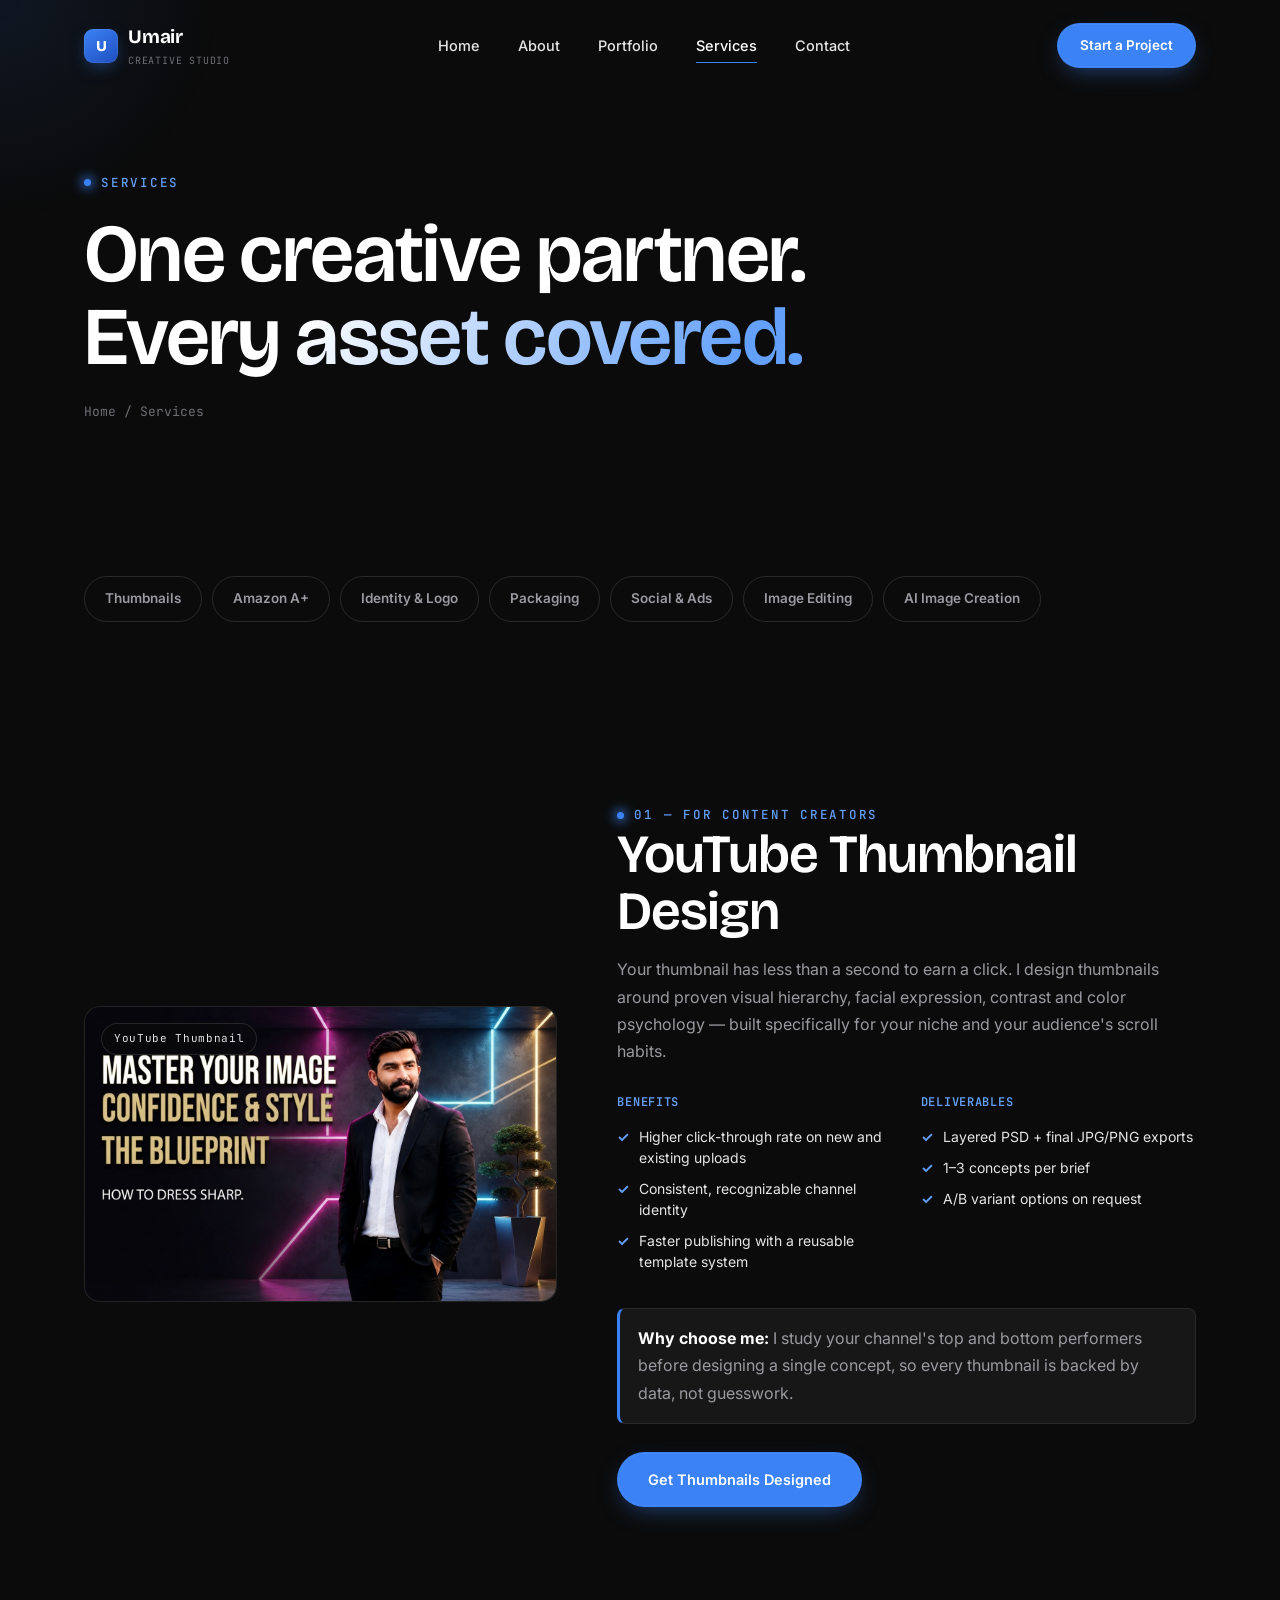
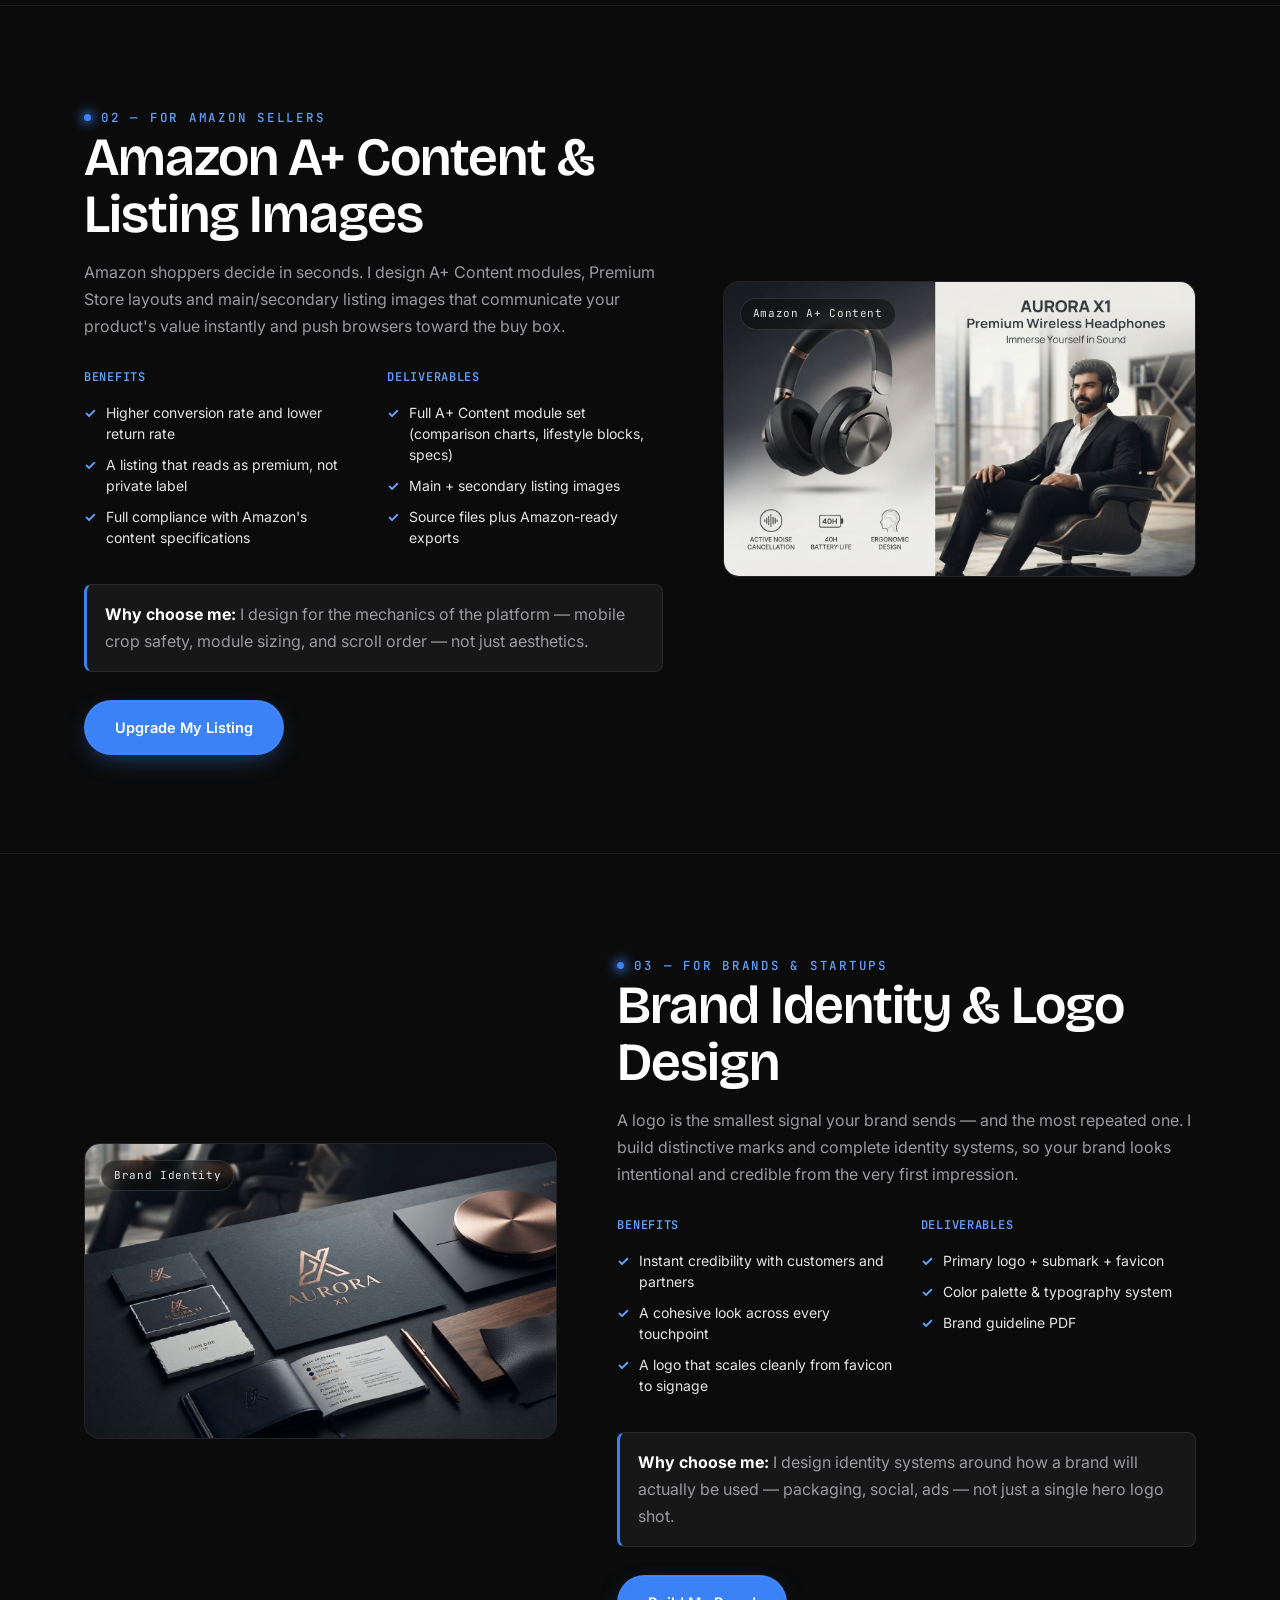
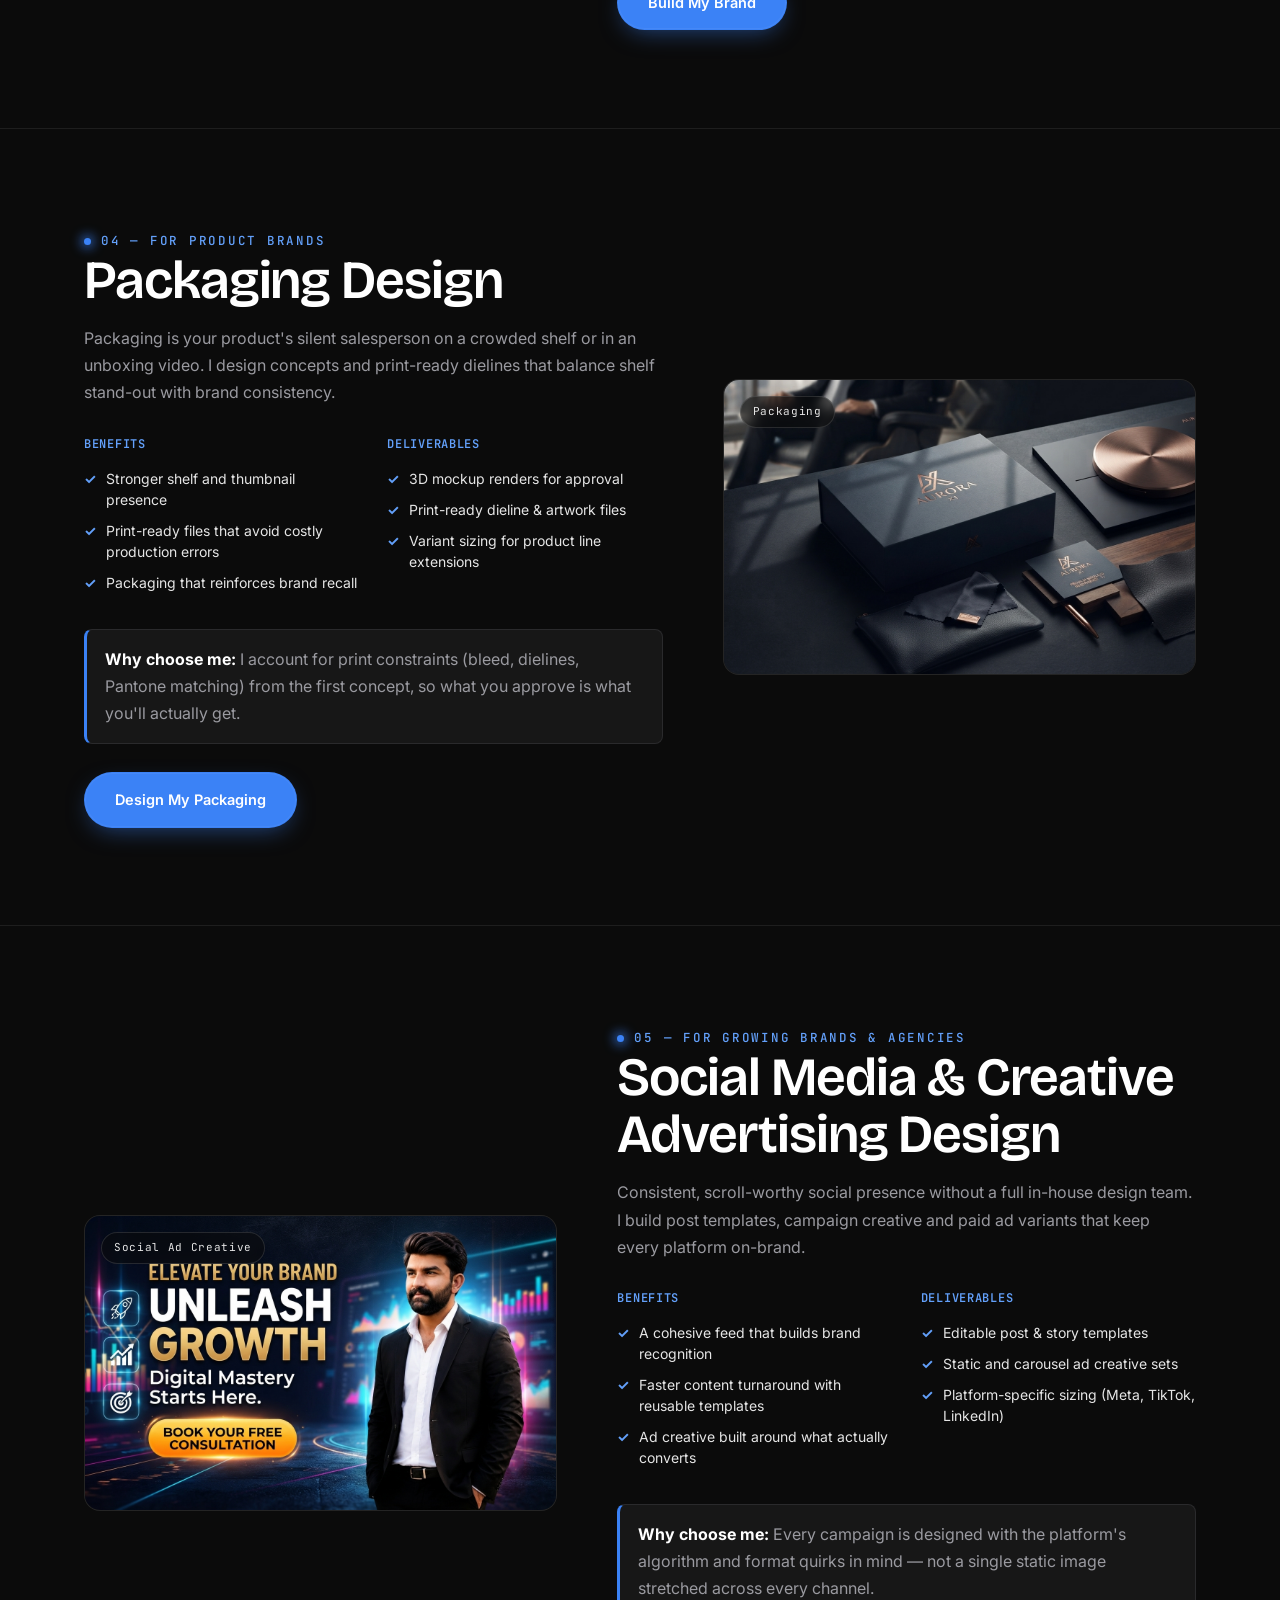
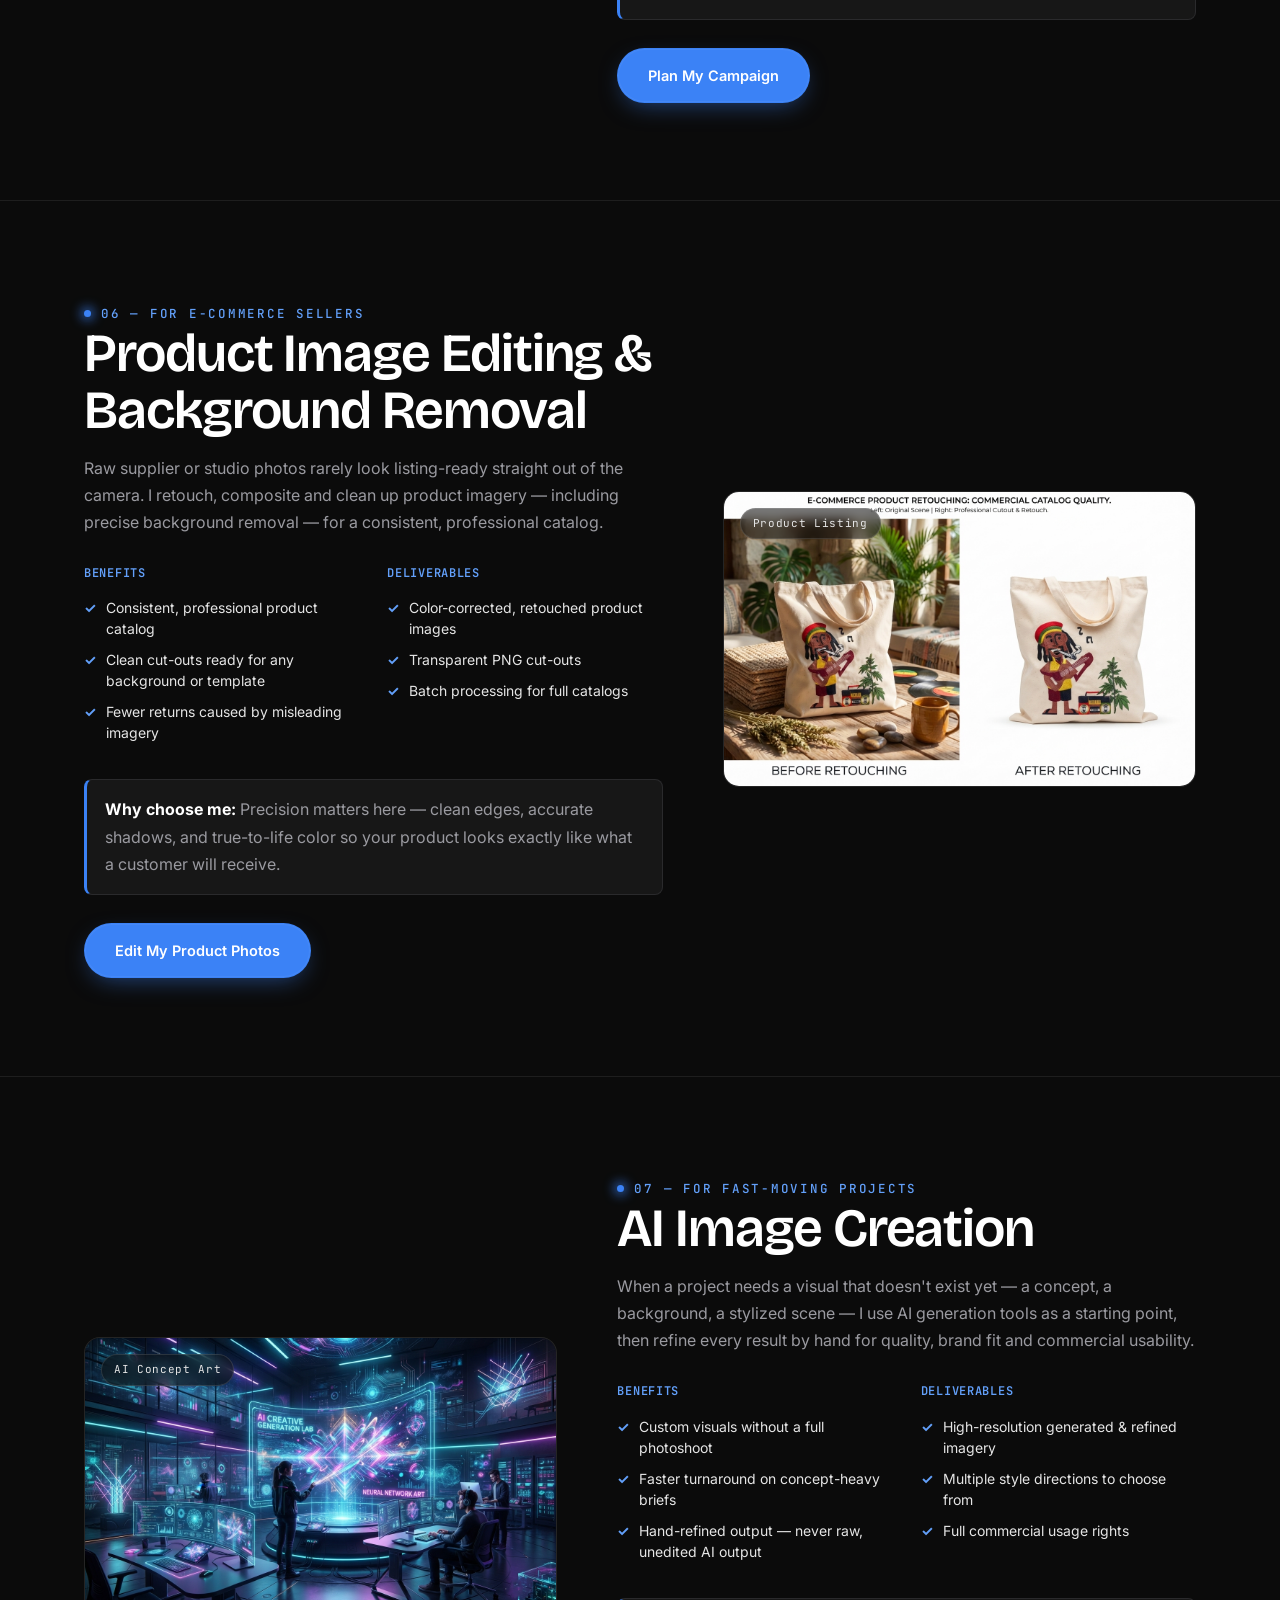
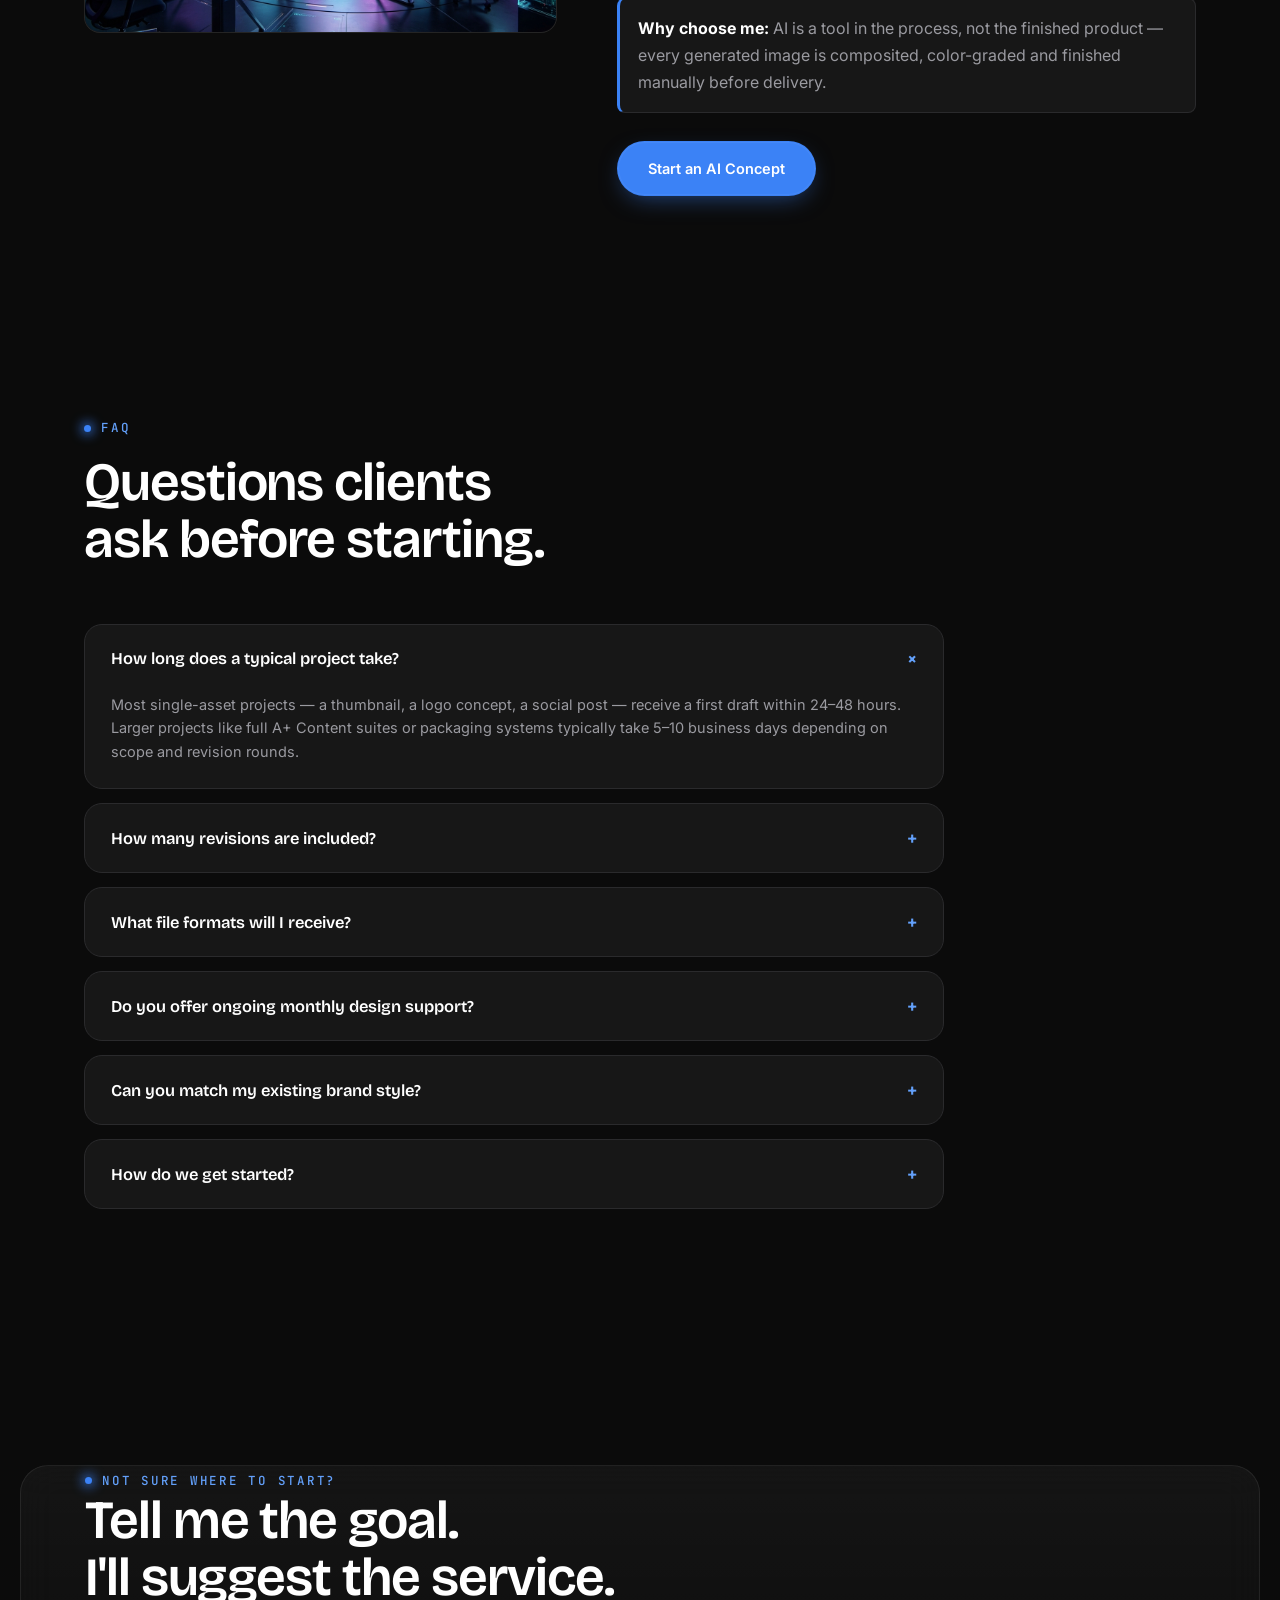
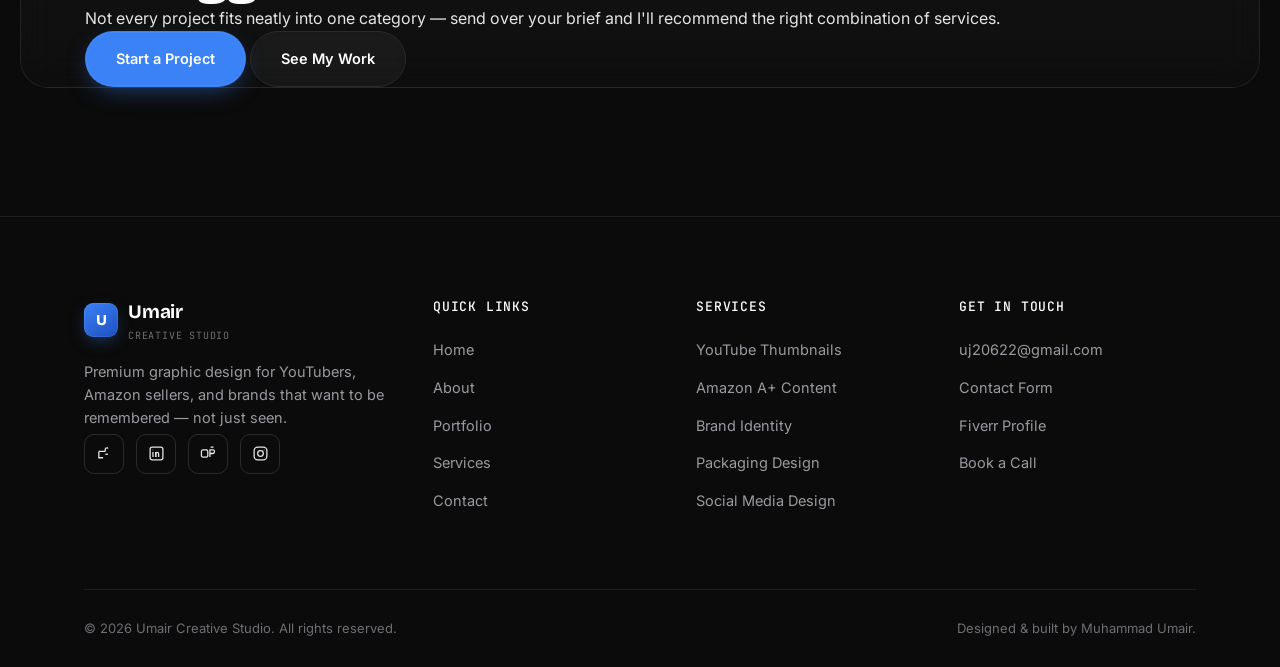
<file: services.html>
<!DOCTYPE html>
<html lang="en">
<head>
<meta charset="UTF-8">
<meta name="viewport" content="width=device-width, initial-scale=1.0">
<title>Services — YouTube Thumbnails, Amazon A+ Content, Branding &amp; More | Umair Creative Studio</title>
<meta name="description" content="Explore Umair Creative Studio's full service menu: YouTube thumbnail design, Amazon A+ content, brand identity, logo design, packaging, social media design and AI image creation.">
<link rel="canonical" href="https://umaircreativestudio.com/services.html">
<meta property="og:type" content="website">
<meta property="og:title" content="Services — Umair Creative Studio">
<meta property="og:description" content="A complete creative service menu for YouTubers, Amazon sellers and growing brands.">
<meta property="og:url" content="https://umaircreativestudio.com/services.html">
<meta name="twitter:card" content="summary_large_image">

<link rel="icon" href="data:image/svg+xml,<svg xmlns=%22http://www.w3.org/2000/svg%22 viewBox=%220 0 100 100%22><rect width=%22100%22 height=%22100%22 rx=%2222%22 fill=%22%230B0B0B%22/><text x=%2250%22 y=%2266%22 font-size=%2255%22 fill=%22%233B82F6%22 font-family=%22sans-serif%22 font-weight=%22800%22 text-anchor=%22middle%22>U</text></svg>">

<link rel="stylesheet" href="css/base.css">
<noscript><style>.reveal{opacity:1!important;transform:none!important;}</style></noscript>

<link rel="stylesheet" href="css/components.css">
<link rel="stylesheet" href="css/art.css">
<link rel="stylesheet" href="css/services.css">

<script type="application/ld+json">
{
  "@context": "https://schema.org",
  "@type": "FAQPage",
  "mainEntity": [
    {"@type":"Question","name":"How long does a typical project take?","acceptedAnswer":{"@type":"Answer","text":"Most single-asset projects (a thumbnail, a logo concept, a social post) receive a first draft within 24–48 hours. Larger projects like full A+ content suites or packaging systems typically take 5–10 business days depending on scope and revision rounds."}},
    {"@type":"Question","name":"How many revisions are included?","acceptedAnswer":{"@type":"Answer","text":"Every package includes at least 2 rounds of revisions. Additional rounds can be added, and ongoing monthly clients receive unlimited minor tweaks."}},
    {"@type":"Question","name":"What file formats will I receive?","acceptedAnswer":{"@type":"Answer","text":"You'll receive final files in the formats you need for your platform — typically layered PSD or AI source files plus flattened JPG/PNG/PDF exports sized for your specific use case."}},
    {"@type":"Question","name":"Do you offer ongoing monthly design support?","acceptedAnswer":{"@type":"Answer","text":"Yes. Many clients, especially active YouTube channels and Amazon sellers, work with the studio on a monthly retainer for a set number of assets per month at a reduced rate."}},
    {"@type":"Question","name":"Can you match my existing brand style?","acceptedAnswer":{"@type":"Answer","text":"Absolutely. Share any existing brand guidelines, past creative, or reference material and every new asset will be built to stay consistent with it."}},
    {"@type":"Question","name":"How do we get started?","acceptedAnswer":{"@type":"Answer","text":"Fill out the contact form or send a message directly. You'll receive a reply within 24 hours with clarifying questions and a proposed timeline."}}
  ]
}
</script>
</head>
<body>

<div class="preloader"><div class="preloader-mark">UMAIR<div class="preloader-bar"></div></div></div>
<div class="cursor-glow" aria-hidden="true"></div>

<header class="nav">
  <div class="container nav-inner">
    <a href="index.html" class="brand"><span class="brand-mark">U</span><span>Umair<small>CREATIVE STUDIO</small></span></a>
    <nav class="nav-links">
      <a href="index.html">Home</a>
      <a href="about.html">About</a>
      <a href="portfolio.html">Portfolio</a>
      <a href="services.html" class="active">Services</a>
      <a href="contact.html">Contact</a>
    </nav>
    <div class="nav-cta">
      <a href="contact.html" class="btn btn-primary btn-sm magnetic">Start a Project</a>
      <button class="nav-burger" aria-label="Open menu">
        <svg viewBox="0 0 24 24" fill="none" stroke="currentColor" stroke-width="2" width="20" height="20"><line x1="3" y1="6" x2="21" y2="6"/><line x1="3" y1="12" x2="21" y2="12"/><line x1="3" y1="18" x2="21" y2="18"/></svg>
      </button>
    </div>
  </div>
</header>

<div class="mnav">
  <button class="mnav-close" aria-label="Close menu"><svg viewBox="0 0 24 24" fill="none" stroke="currentColor" stroke-width="2" width="18" height="18"><line x1="4" y1="4" x2="20" y2="20"/><line x1="20" y1="4" x2="4" y2="20"/></svg></button>
  <a href="index.html">Home</a>
  <a href="about.html">About</a>
  <a href="portfolio.html">Portfolio</a>
  <a href="services.html">Services</a>
  <a href="contact.html">Contact</a>
  <div class="mnav-foot"><a href="contact.html" class="btn btn-primary">Start a Project</a></div>
</div>

<section class="page-hero">
  <div class="container">
    <div class="eyebrow reveal">Services</div>
    <h1 class="display-1 reveal reveal-delay-1">One creative partner.<br><span class="grad-text">Every asset covered.</span></h1>
    <div class="breadcrumb"><a href="index.html">Home</a><span>/</span><span>Services</span></div>
  </div>
</section>

<!-- ============ QUICK NAV ============ -->
<section class="section-tight">
  <div class="container">
    <div class="service-jump reveal">
      <a href="#thumbnails">Thumbnails</a>
      <a href="#aplus">Amazon A+</a>
      <a href="#identity">Identity &amp; Logo</a>
      <a href="#packaging">Packaging</a>
      <a href="#social">Social &amp; Ads</a>
      <a href="#editing">Image Editing</a>
      <a href="#ai">AI Image Creation</a>
    </div>
  </div>
</section>

<!-- ============ SERVICE 1 ============ -->
<section class="section service-block" id="thumbnails">
  <div class="container service-grid">
    <div class="service-visual reveal" data-tilt>
      <div class="art" style="position: relative; width: 100%; aspect-ratio: 16/10; overflow: hidden; border-radius: 16px; background: rgba(255,255,255,0.03);">
        <img src="Service 1 (YouTube Thumbnail).png" alt="YouTube Thumbnail Design" style="width: 100%; height: 100%; object-fit: cover; object-position: center; display: block;">
        <div class="art-tag">YouTube Thumbnail</div>
      </div>
    </div>
    <div class="service-copy reveal reveal-delay-1">
      <div class="eyebrow">01 — For Content Creators</div>
      <h2 class="display-2">YouTube Thumbnail Design</h2>
      <p>Your thumbnail has less than a second to earn a click. I design thumbnails around proven visual hierarchy, facial expression, contrast and color psychology — built specifically for your niche and your audience's scroll habits.</p>
      <div class="service-cols">
        <div>
          <h5>Benefits</h5>
          <ul class="check-list">
            <li>Higher click-through rate on new and existing uploads</li>
            <li>Consistent, recognizable channel identity</li>
            <li>Faster publishing with a reusable template system</li>
          </ul>
        </div>
        <div>
          <h5>Deliverables</h5>
          <ul class="check-list">
            <li>Layered PSD + final JPG/PNG exports</li>
            <li>1–3 concepts per brief</li>
            <li>A/B variant options on request</li>
          </ul>
        </div>
      </div>
      <p class="why-me"><b>Why choose me:</b> I study your channel's top and bottom performers before designing a single concept, so every thumbnail is backed by data, not guesswork.</p>
      <a href="contact.html" class="btn btn-primary magnetic">Get Thumbnails Designed</a>
    </div>
  </div>
</section>

<hr class="hairline">

<!-- ============ SERVICE 2 ============ -->
<section class="section service-block" id="aplus">
  <div class="container service-grid reverse">
    <div class="service-copy reveal">
      <div class="eyebrow">02 — For Amazon Sellers</div>
      <h2 class="display-2">Amazon A+ Content &amp; Listing Images</h2>
      <p>Amazon shoppers decide in seconds. I design A+ Content modules, Premium Store layouts and main/secondary listing images that communicate your product's value instantly and push browsers toward the buy box.</p>
      <div class="service-cols">
        <div>
          <h5>Benefits</h5>
          <ul class="check-list">
            <li>Higher conversion rate and lower return rate</li>
            <li>A listing that reads as premium, not private label</li>
            <li>Full compliance with Amazon's content specifications</li>
          </ul>
        </div>
        <div>
          <h5>Deliverables</h5>
          <ul class="check-list">
            <li>Full A+ Content module set (comparison charts, lifestyle blocks, specs)</li>
            <li>Main + secondary listing images</li>
            <li>Source files plus Amazon-ready exports</li>
          </ul>
        </div>
      </div>
      <p class="why-me"><b>Why choose me:</b> I design for the mechanics of the platform — mobile crop safety, module sizing, and scroll order — not just aesthetics.</p>
      <a href="contact.html" class="btn btn-primary magnetic">Upgrade My Listing</a>
    </div>
    <div class="service-visual reveal reveal-delay-1" data-tilt>
      <div class="art" style="position: relative; width: 100%; aspect-ratio: 16/10; overflow: hidden; border-radius: 16px; background: rgba(255,255,255,0.03);">
        <img src="Service 2 (Amazon A+ Content).png" alt="Amazon A+ Content Design" style="width: 100%; height: 100%; object-fit: cover; object-position: center; display: block;">
        <div class="art-tag">Amazon A+ Content</div>
      </div>
    </div>
  </div>
</section>

<hr class="hairline">

<!-- ============ SERVICE 3 ============ -->
<section class="section service-block" id="identity">
  <div class="container service-grid">
    <div class="service-visual reveal" data-tilt>
      <div class="art" style="position: relative; width: 100%; aspect-ratio: 16/10; overflow: hidden; border-radius: 16px; background: rgba(255,255,255,0.03);">
        <img src="Service 3 (Brand Identity).png" alt="Brand Identity Design" style="width: 100%; height: 100%; object-fit: cover; object-position: center; display: block;">
        <div class="art-tag">Brand Identity</div>
      </div>
    </div>
    <div class="service-copy reveal reveal-delay-1">
      <div class="eyebrow">03 — For Brands &amp; Startups</div>
      <h2 class="display-2">Brand Identity &amp; Logo Design</h2>
      <p>A logo is the smallest signal your brand sends — and the most repeated one. I build distinctive marks and complete identity systems, so your brand looks intentional and credible from the very first impression.</p>
      <div class="service-cols">
        <div>
          <h5>Benefits</h5>
          <ul class="check-list">
            <li>Instant credibility with customers and partners</li>
            <li>A cohesive look across every touchpoint</li>
            <li>A logo that scales cleanly from favicon to signage</li>
          </ul>
        </div>
        <div>
          <h5>Deliverables</h5>
          <ul class="check-list">
            <li>Primary logo + submark + favicon</li>
            <li>Color palette &amp; typography system</li>
            <li>Brand guideline PDF</li>
          </ul>
        </div>
      </div>
      <p class="why-me"><b>Why choose me:</b> I design identity systems around how a brand will actually be used — packaging, social, ads — not just a single hero logo shot.</p>
      <a href="contact.html" class="btn btn-primary magnetic">Build My Brand</a>
    </div>
  </div>
</section>

<hr class="hairline">

<!-- ============ SERVICE 4 ============ -->
<section class="section service-block" id="packaging">
  <div class="container service-grid reverse">
    <div class="service-copy reveal">
      <div class="eyebrow">04 — For Product Brands</div>
      <h2 class="display-2">Packaging Design</h2>
      <p>Packaging is your product's silent salesperson on a crowded shelf or in an unboxing video. I design concepts and print-ready dielines that balance shelf stand-out with brand consistency.</p>
      <div class="service-cols">
        <div>
          <h5>Benefits</h5>
          <ul class="check-list">
            <li>Stronger shelf and thumbnail presence</li>
            <li>Print-ready files that avoid costly production errors</li>
            <li>Packaging that reinforces brand recall</li>
          </ul>
        </div>
        <div>
          <h5>Deliverables</h5>
          <ul class="check-list">
            <li>3D mockup renders for approval</li>
            <li>Print-ready dieline &amp; artwork files</li>
            <li>Variant sizing for product line extensions</li>
          </ul>
        </div>
      </div>
      <p class="why-me"><b>Why choose me:</b> I account for print constraints (bleed, dielines, Pantone matching) from the first concept, so what you approve is what you'll actually get.</p>
      <a href="contact.html" class="btn btn-primary magnetic">Design My Packaging</a>
    </div>
    <div class="service-visual reveal reveal-delay-1" data-tilt>
      <div class="art" style="position: relative; width: 100%; aspect-ratio: 16/10; overflow: hidden; border-radius: 16px; background: rgba(255,255,255,0.03);">
        <img src="Service 4 (Packaging Design).png" alt="Packaging Design" style="width: 100%; height: 100%; object-fit: cover; object-position: center; display: block;">
        <div class="art-tag">Packaging</div>
      </div>
    </div>
  </div>
</section>

<hr class="hairline">

<!-- ============ SERVICE 5 ============ -->
<section class="section service-block" id="social">
  <div class="container service-grid">
    <div class="service-visual reveal" data-tilt>
      <div class="art" style="position: relative; width: 100%; aspect-ratio: 16/10; overflow: hidden; border-radius: 16px; background: rgba(255,255,255,0.03);">
        <img src="Service 5 (Social Media Ads).png" alt="Social Media Ad Design" style="width: 100%; height: 100%; object-fit: cover; object-position: center; display: block;">
        <div class="art-tag">Social Ad Creative</div>
      </div>
    </div>
    <div class="service-copy reveal reveal-delay-1">
      <div class="eyebrow">05 — For Growing Brands &amp; Agencies</div>
      <h2 class="display-2">Social Media &amp; Creative Advertising Design</h2>
      <p>Consistent, scroll-worthy social presence without a full in-house design team. I build post templates, campaign creative and paid ad variants that keep every platform on-brand.</p>
      <div class="service-cols">
        <div>
          <h5>Benefits</h5>
          <ul class="check-list">
            <li>A cohesive feed that builds brand recognition</li>
            <li>Faster content turnaround with reusable templates</li>
            <li>Ad creative built around what actually converts</li>
          </ul>
        </div>
        <div>
          <h5>Deliverables</h5>
          <ul class="check-list">
            <li>Editable post &amp; story templates</li>
            <li>Static and carousel ad creative sets</li>
            <li>Platform-specific sizing (Meta, TikTok, LinkedIn)</li>
          </ul>
        </div>
      </div>
      <p class="why-me"><b>Why choose me:</b> Every campaign is designed with the platform's algorithm and format quirks in mind — not a single static image stretched across every channel.</p>
      <a href="contact.html" class="btn btn-primary magnetic">Plan My Campaign</a>
    </div>
  </div>
</section>

<hr class="hairline">

<!-- ============ SERVICE 6 ============ -->
<section class="section service-block" id="editing">
  <div class="container service-grid reverse">
    <div class="service-copy reveal">
      <div class="eyebrow">06 — For E-commerce Sellers</div>
      <h2 class="display-2">Product Image Editing &amp; Background Removal</h2>
      <p>Raw supplier or studio photos rarely look listing-ready straight out of the camera. I retouch, composite and clean up product imagery — including precise background removal — for a consistent, professional catalog.</p>
      <div class="service-cols">
        <div>
          <h5>Benefits</h5>
          <ul class="check-list">
            <li>Consistent, professional product catalog</li>
            <li>Clean cut-outs ready for any background or template</li>
            <li>Fewer returns caused by misleading imagery</li>
          </ul>
        </div>
        <div>
          <h5>Deliverables</h5>
          <ul class="check-list">
            <li>Color-corrected, retouched product images</li>
            <li>Transparent PNG cut-outs</li>
            <li>Batch processing for full catalogs</li>
          </ul>
        </div>
      </div>
      <p class="why-me"><b>Why choose me:</b> Precision matters here — clean edges, accurate shadows, and true-to-life color so your product looks exactly like what a customer will receive.</p>
      <a href="contact.html" class="btn btn-primary magnetic">Edit My Product Photos</a>
    </div>
    <div class="service-visual reveal reveal-delay-1" data-tilt>
      <div class="art" style="position: relative; width: 100%; aspect-ratio: 16/10; overflow: hidden; border-radius: 16px; background: rgba(255,255,255,0.03);">
        <img src="Service 6 (Product Image Editing).png" alt="Product Image Editing" style="width: 100%; height: 100%; object-fit: cover; object-position: center; display: block;">
        <div class="art-tag">Product Listing</div>
      </div>
    </div>
  </div>
</section>

<hr class="hairline">

<!-- ============ SERVICE 7 ============ -->
<section class="section service-block" id="ai">
  <div class="container service-grid">
    <div class="service-visual reveal" data-tilt>
      <div class="art" style="position: relative; width: 100%; aspect-ratio: 16/10; overflow: hidden; border-radius: 16px; background: rgba(255,255,255,0.03);">
        <img src="Service 7 (AI Image Creation).png" alt="AI Image Creation" style="width: 100%; height: 100%; object-fit: cover; object-position: center; display: block;">
        <div class="art-tag">AI Concept Art</div>
      </div>
    </div>
    <div class="service-copy reveal reveal-delay-1">
      <div class="eyebrow">07 — For Fast-Moving Projects</div>
      <h2 class="display-2">AI Image Creation</h2>
      <p>When a project needs a visual that doesn't exist yet — a concept, a background, a stylized scene — I use AI generation tools as a starting point, then refine every result by hand for quality, brand fit and commercial usability.</p>
      <div class="service-cols">
        <div>
          <h5>Benefits</h5>
          <ul class="check-list">
            <li>Custom visuals without a full photoshoot</li>
            <li>Faster turnaround on concept-heavy briefs</li>
            <li>Hand-refined output — never raw, unedited AI output</li>
          </ul>
        </div>
        <div>
          <h5>Deliverables</h5>
          <ul class="check-list">
            <li>High-resolution generated &amp; refined imagery</li>
            <li>Multiple style directions to choose from</li>
            <li>Full commercial usage rights</li>
          </ul>
        </div>
      </div>
      <p class="why-me"><b>Why choose me:</b> AI is a tool in the process, not the finished product — every generated image is composited, color-graded and finished manually before delivery.</p>
      <a href="contact.html" class="btn btn-primary magnetic">Start an AI Concept</a>
    </div>
  </div>
</section>

<!-- ============ FAQ ============ -->
<section class="section" id="faq">
  <div class="container">
    <div class="head-row">
      <div class="head-copy">
        <div class="eyebrow reveal">FAQ</div>
        <h2 class="display-2 reveal">Questions clients<br>ask before starting.</h2>
      </div>
    </div>
    <div class="faq-list">
      <div class="faq-item open reveal">
        <button class="faq-q">How long does a typical project take?<span class="faq-icon">+</span></button>
        <div class="faq-a"><p>Most single-asset projects — a thumbnail, a logo concept, a social post — receive a first draft within 24–48 hours. Larger projects like full A+ Content suites or packaging systems typically take 5–10 business days depending on scope and revision rounds.</p></div>
      </div>
      <div class="faq-item reveal">
        <button class="faq-q">How many revisions are included?<span class="faq-icon">+</span></button>
        <div class="faq-a"><p>Every package includes at least two rounds of revisions. Additional rounds can be added, and ongoing monthly clients receive unlimited minor tweaks.</p></div>
      </div>
      <div class="faq-item reveal">
        <button class="faq-q">What file formats will I receive?<span class="faq-icon">+</span></button>
        <div class="faq-a"><p>You'll receive final files in the formats you need — typically layered PSD or AI source files plus flattened JPG/PNG/PDF exports sized for your specific platform.</p></div>
      </div>
      <div class="faq-item reveal">
        <button class="faq-q">Do you offer ongoing monthly design support?<span class="faq-icon">+</span></button>
        <div class="faq-a"><p>Yes. Many clients — especially active YouTube channels and Amazon sellers — work with the studio on a monthly retainer for a set number of assets per month at a reduced rate.</p></div>
      </div>
      <div class="faq-item reveal">
        <button class="faq-q">Can you match my existing brand style?<span class="faq-icon">+</span></button>
        <div class="faq-a"><p>Absolutely. Share any existing brand guidelines, past creative, or reference material, and every new asset will be built to stay consistent with it.</p></div>
      </div>
      <div class="faq-item reveal">
        <button class="faq-q">How do we get started?<span class="faq-icon">+</span></button>
        <div class="faq-a"><p>Fill out the contact form or send a message directly. You'll receive a reply within 24 hours with clarifying questions and a proposed timeline.</p></div>
      </div>
    </div>
  </div>
</section>

<section class="section cta-band">
  <div class="container cta-panel glass reveal">
    <div class="cta-panel-copy">
      <div class="eyebrow">Not Sure Where to Start?</div>
      <h2 class="display-2">Tell me the goal.<br>I'll suggest the service.</h2>
      <p>Not every project fits neatly into one category — send over your brief and I'll recommend the right combination of services.</p>
    </div>
    <div class="cta-panel-actions">
      <a href="contact.html" class="btn btn-primary magnetic">Start a Project</a>
      <a href="portfolio.html" class="btn btn-ghost magnetic">See My Work</a>
    </div>
  </div>
</section>

<footer class="footer">
  <div class="container">
    <div class="footer-top">
      <div class="footer-brand">
        <a href="index.html" class="brand"><span class="brand-mark">U</span><span>Umair<small>CREATIVE STUDIO</small></span></a>
        <p>Premium graphic design for YouTubers, Amazon sellers, and brands that want to be remembered — not just seen.</p>
        <div class="footer-social">
          <a href="#" class="social-btn" aria-label="Fiverr"><svg viewBox="0 0 24 24" fill="none" stroke="currentColor" stroke-width="1.8"><path d="M4 9h9M4 9v9h6"/><path d="M13 9V6.5A2.5 2.5 0 0 1 15.5 4H17"/><circle cx="17" cy="4.6" r="0.6" fill="currentColor" stroke="none"/><path d="M13 13h4"/></svg></a>
          <a href="#" class="social-btn" aria-label="LinkedIn"><svg viewBox="0 0 24 24" fill="none" stroke="currentColor" stroke-width="1.8"><rect x="3" y="3" width="18" height="18" rx="3"/><line x1="7" y1="10" x2="7" y2="17"/><circle cx="7" cy="7" r="0.6" fill="currentColor" stroke="none"/><path d="M11 17v-4.5a2 2 0 0 1 4 0V17"/><line x1="11" y1="10" x2="11" y2="17"/></svg></a>
          <a href="#" class="social-btn" aria-label="Behance"><svg viewBox="0 0 24 24" fill="none" stroke="currentColor" stroke-width="1.8"><rect x="2" y="7" width="9" height="10" rx="2"/><path d="M14 17V7h4a2.5 2.5 0 0 1 0 5h-4"/><path d="M14 12h3.5"/><path d="M15 3h4"/></svg></a>
          <a href="#" class="social-btn" aria-label="Instagram"><svg viewBox="0 0 24 24" fill="none" stroke="currentColor" stroke-width="1.8"><rect x="3" y="3" width="18" height="18" rx="5"/><circle cx="12" cy="12" r="4"/><circle cx="17" cy="7" r="0.6" fill="currentColor" stroke="none"/></svg></a>
        </div>
      </div>
      <div>
        <h5>Quick Links</h5>
        <ul class="footer-links">
          <li><a href="index.html">Home</a></li>
          <li><a href="about.html">About</a></li>
          <li><a href="portfolio.html">Portfolio</a></li>
          <li><a href="services.html">Services</a></li>
          <li><a href="contact.html">Contact</a></li>
        </ul>
      </div>
      <div>
        <h5>Services</h5>
        <ul class="footer-links">
          <li><a href="services.html#thumbnails">YouTube Thumbnails</a></li>
          <li><a href="services.html#aplus">Amazon A+ Content</a></li>
          <li><a href="services.html#identity">Brand Identity</a></li>
          <li><a href="services.html#packaging">Packaging Design</a></li>
          <li><a href="services.html#social">Social Media Design</a></li>
        </ul>
      </div>
      <div>
        <h5>Get in Touch</h5>
        <ul class="footer-links">
          <li><a href="mailto:uj20622@gmail.com">uj20622@gmail.com</a></li>
          <li><a href="contact.html">Contact Form</a></li>
          <li><a href="#">Fiverr Profile</a></li>
          <li><a href="#">Book a Call</a></li>
        </ul>
      </div>
    </div>
    <div class="footer-bottom">
      <p>© 2026 Umair Creative Studio. All rights reserved.</p>
      <p>Designed &amp; built by Muhammad Umair.</p>
    </div>
  </div>
</footer>

<button class="to-top" aria-label="Back to top"><svg viewBox="0 0 24 24" fill="none" stroke="currentColor" stroke-width="2"><line x1="12" y1="19" x2="12" y2="5"/><polyline points="5 12 12 5 19 12"/></svg></button>

<script src="js/main.js"></script>
<script src="js/admin-editor.js"></script>
</body>
</html>
</file>
<file: css/base.css>
/* ============================================================
   UMAIR CREATIVE STUDIO — DESIGN SYSTEM
   Tokens, resets, typography, shared primitives
   ============================================================ */

@import url('https://fonts.googleapis.com/css2?family=Bricolage+Grotesque:opsz,wght@12..96,400;12..96,500;12..96,600;12..96,700;12..96,800&family=Inter:wght@400;500;600;700&family=JetBrains+Mono:wght@400;500&display=swap');

:root{
  /* --- Brand palette (brief-specified) --- */
  --black: #0B0B0B;
  --surface: #171717;
  --surface-2: #1D1D1E;
  --surface-3: #232325;
  --line: #2A2A2C;
  --line-soft: rgba(255,255,255,0.08);
  --accent: #3B82F6;
  --accent-light: #63A0FA;
  --accent-dim: rgba(59,130,246,0.16);
  --white: #FFFFFF;
  --gray: #E5E5E5;
  --muted: #9A9AA0;
  --muted-2: #6E6E74;

  /* --- Type --- */
  --f-display: 'Bricolage Grotesque', 'Inter', sans-serif;
  --f-body: 'Inter', -apple-system, BlinkMacSystemFont, sans-serif;
  --f-mono: 'JetBrains Mono', monospace;

  /* --- Motion --- */
  --ease: cubic-bezier(0.16, 1, 0.3, 1);
  --ease-soft: cubic-bezier(0.4, 0, 0.2, 1);
  --dur-fast: 0.25s;
  --dur-med: 0.55s;
  --dur-slow: 0.9s;

  /* --- Layout --- */
  --container: 1240px;
  --gutter: clamp(24px, 5vw, 72px);
  --radius-s: 10px;
  --radius-m: 18px;
  --radius-l: 28px;
}

*, *::before, *::after{ box-sizing: border-box; }
html{ scroll-behavior: smooth; }
html.no-smooth{ scroll-behavior: auto; }

body{
  margin:0;
  background: var(--black);
  color: var(--gray);
  font-family: var(--f-body);
  font-size: 16px;
  line-height: 1.6;
  -webkit-font-smoothing: antialiased;
  -moz-osx-font-smoothing: grayscale;
  overflow-x: hidden;
}

img, svg{ display:block; max-width:100%; }
a{ color:inherit; text-decoration:none; }
ul, li{ list-style:none; margin:0; padding:0; }
button{ font-family:inherit; cursor:pointer; }
input, textarea, select{ font-family:inherit; }

h1,h2,h3,h4,h5{
  font-family: var(--f-display);
  color: var(--white);
  margin: 0;
  font-weight: 600;
  letter-spacing: -0.02em;
}

p{ margin:0; }

::selection{ background: var(--accent); color: var(--white); }

::-webkit-scrollbar{ width:10px; }
::-webkit-scrollbar-track{ background: var(--black); }
::-webkit-scrollbar-thumb{ background: var(--surface-3); border-radius:10px; }
::-webkit-scrollbar-thumb:hover{ background: var(--accent); }

:focus-visible{
  outline: 2px solid var(--accent);
  outline-offset: 3px;
  border-radius: 4px;
}

.container{
  width: 100%;
  max-width: var(--container);
  margin: 0 auto;
  padding: 0 var(--gutter);
}

.eyebrow{
  font-family: var(--f-mono);
  font-size: 12.5px;
  letter-spacing: 0.14em;
  text-transform: uppercase;
  color: var(--accent-light);
  display: inline-flex;
  align-items: center;
  gap: 10px;
  font-weight: 500;
}
.eyebrow::before{
  content:'';
  width: 7px; height: 7px;
  border-radius: 50%;
  background: var(--accent);
  box-shadow: 0 0 12px 2px var(--accent);
}

.section{ padding: clamp(80px, 10vw, 140px) 0; position: relative; }
.section-tight{ padding: clamp(56px, 7vw, 96px) 0; }

.grad-text{
  background: linear-gradient(120deg, var(--white) 30%, var(--accent-light) 90%);
  -webkit-background-clip: text;
  background-clip: text;
  color: transparent;
}

.hairline{ height:1px; width:100%; background: var(--line-soft); border:0; }

@media (prefers-reduced-motion: reduce){
  *{ animation-duration: 0.01ms !important; animation-iteration-count: 1 !important; transition-duration: 0.01ms !important; scroll-behavior: auto !important; }
}
</file>
<file: css/components.css>
/* ============================================================
   COMPONENTS
   ============================================================ */

/* --- Preloader --- */
.preloader{
  position: fixed; inset:0; z-index: 9999;
  background: var(--black);
  display:flex; align-items:center; justify-content:center;
  transition: opacity 0.7s var(--ease), visibility 0.7s var(--ease);
}
.preloader.done{ opacity:0; visibility:hidden; pointer-events:none; }
.preloader-mark{
  font-family: var(--f-display);
  font-size: 15px;
  letter-spacing: 0.05em;
  color: var(--white);
  display:flex; align-items:center; gap:14px;
}
.preloader-bar{
  width: 160px; height: 2px; background: var(--line);
  overflow:hidden; border-radius: 2px;
}
.preloader-bar::after{
  content:''; display:block; height:100%; width:40%;
  background: linear-gradient(90deg, transparent, var(--accent), transparent);
  animation: preload-sweep 1.1s ease-in-out infinite;
}
@keyframes preload-sweep{
  0%{ transform: translateX(-120%); }
  100%{ transform: translateX(360%); }
}

/* --- Cursor glow (desktop signature detail) --- */
.cursor-glow{
  position: fixed; top:0; left:0;
  width: 480px; height: 480px;
  border-radius: 50%;
  pointer-events: none;
  transform: translate(-50%,-50%);
  background: radial-gradient(circle, rgba(59,130,246,0.10) 0%, rgba(59,130,246,0) 65%);
  z-index: 2; will-change: transform;
  transition: opacity 0.4s ease;
}
@media (hover:none), (pointer:coarse){ .cursor-glow{ display:none; } }

/* --- Navigation --- */
.nav{
  position: fixed; top:0; left:0; right:0; z-index: 1000;
  padding: 22px 0;
  transition: background var(--dur-fast) var(--ease), padding var(--dur-fast) var(--ease), border-color var(--dur-fast) var(--ease);
  border-bottom: 1px solid transparent;
}
.nav.scrolled{
  padding: 14px 0;
  background: rgba(11,11,11,0.72);
  backdrop-filter: blur(16px) saturate(140%);
  -webkit-backdrop-filter: blur(16px) saturate(140%);
  border-bottom: 1px solid var(--line-soft);
}
.nav-inner{ display:flex; align-items:center; justify-content:space-between; gap: 24px; }

.brand{
  font-family: var(--f-display);
  font-weight: 700;
  font-size: 19px;
  color: var(--white);
  letter-spacing: -0.01em;
  display:flex; align-items:center; gap:10px;
}
.brand-mark{
  width: 34px; height: 34px; border-radius: 9px;
  background: linear-gradient(145deg, var(--accent), #1E4FBF);
  display:flex; align-items:center; justify-content:center;
  font-size: 15px; font-weight: 800; color: var(--white);
  box-shadow: 0 0 0 1px rgba(255,255,255,0.08) inset, 0 6px 18px -6px rgba(59,130,246,0.6);
}
.brand small{ display:block; font-family: var(--f-mono); font-weight:400; font-size:10px; color: var(--muted-2); letter-spacing: 0.08em; margin-top:1px; }

.nav-links{ display:flex; align-items:center; gap: 38px; }
.nav-links a{
  font-size: 14.5px; font-weight:500; color: var(--gray);
  position: relative; padding: 4px 0;
  transition: color var(--dur-fast);
}
.nav-links a::after{
  content:''; position:absolute; left:0; bottom:-2px; height:1px; width:0;
  background: var(--accent); transition: width var(--dur-fast) var(--ease);
}
.nav-links a:hover, .nav-links a.active{ color: var(--white); }
.nav-links a:hover::after, .nav-links a.active::after{ width:100%; }

.nav-cta{ display:flex; align-items:center; gap:18px; }
.nav-burger{ display:none; }

/* --- Buttons --- */
.btn{
  display:inline-flex; align-items:center; justify-content:center; gap:10px;
  font-family: var(--f-body); font-weight:600; font-size:14.5px;
  padding: 15px 30px; border-radius: 100px; border:1px solid transparent;
  cursor:pointer; white-space:nowrap; position:relative; overflow:hidden;
  transition: transform var(--dur-fast) var(--ease), box-shadow var(--dur-fast) var(--ease), border-color var(--dur-fast), background var(--dur-fast);
}
.btn:active{ transform: scale(0.97); }

.btn-primary{
  background: var(--accent); color: var(--white);
  box-shadow: 0 8px 24px -8px rgba(59,130,246,0.55), 0 0 0 1px rgba(255,255,255,0.05) inset;
}
.btn-primary:hover{ box-shadow: 0 10px 32px -6px rgba(59,130,246,0.75), 0 0 0 1px rgba(255,255,255,0.08) inset; transform: translateY(-2px); }

.btn-ghost{
  background: rgba(255,255,255,0.03); color: var(--white);
  border-color: var(--line);
  backdrop-filter: blur(6px);
}
.btn-ghost:hover{ border-color: var(--accent); background: var(--accent-dim); transform: translateY(-2px); }

.btn-sm{ padding: 11px 22px; font-size:13.5px; }
.btn-block{ width:100%; }
.btn svg{ width:16px; height:16px; }

.link-arrow{
  display:inline-flex; align-items:center; gap:8px;
  font-weight:600; font-size: 14.5px; color: var(--white);
}
.link-arrow svg{ width:15px; height:15px; transition: transform var(--dur-fast) var(--ease); }
.link-arrow:hover svg{ transform: translateX(5px); }
.link-arrow::after{ content:''; }

/* --- Glass panel --- */
.glass{
  background: linear-gradient(180deg, rgba(255,255,255,0.045), rgba(255,255,255,0.015));
  border: 1px solid var(--line-soft);
  backdrop-filter: blur(18px);
  -webkit-backdrop-filter: blur(18px);
  border-radius: var(--radius-l);
}

/* --- Badge / pill --- */
.pill{
  display:inline-flex; align-items:center; gap:8px;
  font-size: 12.5px; font-weight:600; color: var(--gray);
  padding: 8px 16px; border-radius: 100px;
  border: 1px solid var(--line); background: rgba(255,255,255,0.02);
}

/* --- Section heading pattern --- */
.head-row{
  display:flex; align-items:flex-end; justify-content:space-between; gap: 40px;
  margin-bottom: 56px;
}
.head-row h2{ margin-top:14px; }
.head-copy{ max-width:640px; }
.head-side{ max-width: 340px; color: var(--muted); font-size:15px; padding-bottom:6px; }

.display-1{ font-size: clamp(40px, 6.4vw, 84px); line-height:1.02; }
.display-2{ font-size: clamp(32px, 4.2vw, 54px); line-height:1.06; }
.display-3{ font-size: clamp(24px, 2.6vw, 34px); line-height:1.18; }

/* --- Cards --- */
.card{
  background: var(--surface);
  border: 1px solid var(--line);
  border-radius: var(--radius-m);
  padding: 34px;
  transition: transform var(--dur-med) var(--ease), border-color var(--dur-fast), background var(--dur-fast);
}
.card:hover{ border-color: rgba(59,130,246,0.4); transform: translateY(-6px); }

.icon-tile{
  width: 52px; height:52px; border-radius: 14px;
  background: var(--accent-dim);
  display:flex; align-items:center; justify-content:center;
  color: var(--accent-light); margin-bottom: 22px;
}
.icon-tile svg{ width:24px; height:24px; }

/* --- Stat block --- */
.stat{ display:flex; flex-direction:column; gap:6px; }
.stat-num{
  font-family: var(--f-display); font-weight:700;
  font-size: clamp(36px, 4.6vw, 58px); color: var(--white);
  letter-spacing:-0.02em; display:flex; align-items:baseline; gap:2px;
}
.stat-num span{ color: var(--accent-light); }
.stat-label{ font-size: 13.5px; color: var(--muted); font-family: var(--f-mono); letter-spacing: 0.03em; }

/* --- Marquee --- */
.marquee{
  display:flex; overflow:hidden; -webkit-mask-image: linear-gradient(90deg, transparent, #000 8%, #000 92%, transparent);
  mask-image: linear-gradient(90deg, transparent, #000 8%, #000 92%, transparent);
}
.marquee-track{ display:flex; gap: 56px; animation: marquee 32s linear infinite; padding-right:56px; flex-shrink:0; }
.marquee:hover .marquee-track{ animation-play-state: paused; }
@keyframes marquee{ from{ transform: translateX(0); } to{ transform: translateX(-50%); } }
.marquee-item{ font-family: var(--f-mono); font-size: 14px; color: var(--muted-2); white-space:nowrap; display:flex; align-items:center; gap:10px; }
.marquee-item b{ color: var(--muted); font-weight:500; }
.marquee-dot{ width:5px; height:5px; border-radius:50%; background: var(--accent); opacity:0.6; }

/* --- Footer --- */
.footer{ border-top: 1px solid var(--line-soft); padding: 80px 0 28px; }
.footer-top{ display:grid; grid-template-columns: 1.4fr 1fr 1fr 1.1fr; gap: 48px; margin-bottom: 64px; }
.footer-brand p{ color: var(--muted); font-size:14.5px; margin-top:16px; max-width: 300px; }
.footer h5{ font-size: 13px; color: var(--white); font-family: var(--f-mono); letter-spacing:0.06em; text-transform:uppercase; margin-bottom:20px; font-weight:500; }
.footer-links li{ margin-bottom:12px; }
.footer-links a{ font-size:14.5px; color: var(--muted); transition: color var(--dur-fast); }
.footer-links a:hover{ color: var(--white); }
.footer-social{ display:flex; gap:12px; margin-top:4px; }
.social-btn{
  width:40px; height:40px; border-radius:10px; border:1px solid var(--line);
  display:flex; align-items:center; justify-content:center; color: var(--gray);
  transition: all var(--dur-fast);
}
.social-btn:hover{ border-color: var(--accent); color: var(--white); background: var(--accent-dim); }
.social-btn svg{ width:17px; height:17px; }
.footer-bottom{ display:flex; align-items:center; justify-content:space-between; padding-top:28px; border-top:1px solid var(--line-soft); font-size:13px; color: var(--muted-2); flex-wrap:wrap; gap:12px; }
.footer-bottom a{ color: var(--muted-2); }
.footer-bottom a:hover{ color: var(--white); }

/* --- Back to top --- */
.to-top{
  position: fixed; right: 28px; bottom: 28px; z-index: 400;
  width:46px; height:46px; border-radius:50%;
  background: var(--surface-2); border:1px solid var(--line);
  display:flex; align-items:center; justify-content:center; color: var(--white);
  opacity:0; visibility:hidden; transform: translateY(10px);
  transition: all var(--dur-fast) var(--ease);
}
.to-top.show{ opacity:1; visibility:visible; transform:none; }
.to-top:hover{ border-color: var(--accent); }
.to-top svg{ width:18px; height:18px; }

/* --- Reveal-on-scroll --- */
.reveal{ opacity:0; transform: translateY(28px); transition: opacity 0.9s var(--ease), transform 0.9s var(--ease); }
.reveal.in{ opacity:1; transform:none; }
.reveal-delay-1{ transition-delay: 0.08s; }
.reveal-delay-2{ transition-delay: 0.16s; }
.reveal-delay-3{ transition-delay: 0.24s; }
.reveal-delay-4{ transition-delay: 0.32s; }

/* --- Page hero (inner pages) --- */
.page-hero{ padding: 168px 0 64px; }
.page-hero .eyebrow{ margin-bottom:20px; }
.breadcrumb{ display:flex; align-items:center; gap:8px; font-size:13px; color: var(--muted-2); margin-top:22px; font-family: var(--f-mono); }
.breadcrumb a:hover{ color: var(--white); }

/* --- Mobile nav drawer --- */
.mnav{
  position: fixed; inset:0; z-index: 1500; background: rgba(11,11,11,0.98);
  backdrop-filter: blur(10px);
  display:flex; flex-direction:column; padding: 100px 32px 40px;
  transform: translateX(100%); transition: transform 0.5s var(--ease);
}
.mnav.open{ transform: translateX(0); }
.mnav a{ font-family: var(--f-display); font-size: 32px; font-weight:600; color:var(--white); padding: 14px 0; border-bottom:1px solid var(--line-soft); }
.mnav-close{ position:absolute; top:26px; right:var(--gutter); width:44px; height:44px; display:flex; align-items:center; justify-content:center; color:var(--white); border:1px solid var(--line); border-radius:50%; }
.mnav-foot{ margin-top:auto; display:flex; gap:12px; }

@media (max-width: 900px){
  .nav-links{ display:none; }
  .nav-burger{ display:flex; align-items:center; justify-content:center; width:44px; height:44px; border:1px solid var(--line); border-radius:10px; color:var(--white); }
  .footer-top{ grid-template-columns: 1fr 1fr; gap: 40px 24px; }
  .footer-brand{ grid-column: 1 / -1; }
  .head-row{ flex-direction:column; align-items:flex-start; gap:16px; }
}
</file>
<file: css/art.css>
/* ============================================================
   ART TILES — original abstract compositions used in place of
   client work (kept until case studies are published under NDA)
   ============================================================ */

.art{
  position:relative; border-radius: var(--radius-m); overflow:hidden;
  aspect-ratio: 4/3; isolation:isolate;
  border: 1px solid var(--line-soft);
}
.art::before{ content:''; position:absolute; inset:0; background: var(--surface-2); z-index:-2; }
.art-grid{ position:absolute; inset:0; opacity:0.5; background-image: linear-gradient(rgba(255,255,255,0.045) 1px, transparent 1px), linear-gradient(90deg, rgba(255,255,255,0.045) 1px, transparent 1px); background-size: 26px 26px; }
.art-noise{ position:absolute; inset:0; mix-blend-mode:overlay; opacity:0.5; background-image:url("data:image/svg+xml;utf8,<svg xmlns='http://www.w3.org/2000/svg' width='90' height='90'><filter id='n'><feTurbulence type='fractalNoise' baseFrequency='0.9' numOctaves='2' stitchTiles='stitch'/></filter><rect width='100%25' height='100%25' filter='url(%23n)' opacity='0.35'/></svg>"); }

.art-tag{
  position:absolute; top:16px; left:16px; z-index:3;
  font-family: var(--f-mono); font-size:11px; letter-spacing:0.06em;
  color: var(--gray); background: rgba(11,11,11,0.55); backdrop-filter: blur(6px);
  padding: 6px 12px; border-radius: 100px; border:1px solid rgba(255,255,255,0.12);
}
.art-corner{
  position:absolute; bottom:16px; right:16px; z-index:3; width:34px; height:34px;
  border-radius:50%; background: rgba(255,255,255,0.08); border:1px solid rgba(255,255,255,0.14);
  display:flex; align-items:center; justify-content:center; color:#fff; backdrop-filter: blur(6px);
  opacity:0; transform: scale(0.7); transition: all var(--dur-fast) var(--ease);
}
.art-corner svg{ width:15px; height:15px; }
.art:hover .art-corner{ opacity:1; transform:scale(1); }

/* Variant gradients — each family used per service category */
.art-blue::after{ content:''; position:absolute; inset:-30%; z-index:-1;
  background: radial-gradient(circle at 30% 20%, rgba(59,130,246,0.55), transparent 55%),
              radial-gradient(circle at 80% 85%, rgba(30,79,191,0.6), transparent 50%);
  filter: blur(10px); }

.art-violet::after{ content:''; position:absolute; inset:-30%; z-index:-1;
  background: radial-gradient(circle at 75% 15%, rgba(99,102,241,0.5), transparent 55%),
              radial-gradient(circle at 20% 85%, rgba(59,130,246,0.45), transparent 50%);
  filter: blur(10px); }

.art-amber::after{ content:''; position:absolute; inset:-30%; z-index:-1;
  background: radial-gradient(circle at 20% 20%, rgba(245,180,90,0.35), transparent 55%),
              radial-gradient(circle at 85% 80%, rgba(59,130,246,0.5), transparent 55%);
  filter: blur(10px); }

.art-mono::after{ content:''; position:absolute; inset:-30%; z-index:-1;
  background: radial-gradient(circle at 50% 0%, rgba(255,255,255,0.14), transparent 60%),
              radial-gradient(circle at 20% 100%, rgba(59,130,246,0.3), transparent 55%);
  filter: blur(10px); }

/* Thumbnail composition: bold type block + play affordance */
.comp-thumb{ position:absolute; inset:0; display:flex; align-items:flex-end; padding:22px; z-index:2; }
.comp-thumb-title{ font-family: var(--f-display); font-weight:800; font-size: clamp(20px,2.6vw,26px); color:#fff; line-height:1.05; text-shadow: 0 4px 22px rgba(0,0,0,0.5); max-width:80%; }
.comp-play{ position:absolute; top:20px; right:20px; z-index:2; width:40px; height:40px; border-radius:50%; background:rgba(255,255,255,0.14); border:1px solid rgba(255,255,255,0.3); display:flex; align-items:center; justify-content:center; }
.comp-play svg{ width:14px; height:14px; margin-left:2px; }

/* Amazon A+ composition: content module blocks */
.comp-aplus{ position:absolute; inset:18px; z-index:2; display:grid; grid-template-columns: 1fr 1fr; gap:10px; }
.comp-aplus .blk{ background: rgba(255,255,255,0.06); border:1px solid rgba(255,255,255,0.12); border-radius:8px; }
.comp-aplus .blk.tall{ grid-row: span 2; }
.comp-aplus .blk.line{ display:flex; align-items:center; padding:0 12px; }
.comp-aplus .blk.line::before{ content:''; display:block; width:60%; height:6px; border-radius:4px; background: rgba(255,255,255,0.25); }

/* Packaging composition: isometric box */
.comp-box{ position:absolute; inset:0; display:flex; align-items:center; justify-content:center; z-index:2; }
.box3d{ width:120px; height:120px; position:relative; transform: rotateX(-14deg) rotateY(28deg); transform-style:preserve-3d; }
.box3d .face{ position:absolute; inset:0; }
.box3d .front{ background: linear-gradient(160deg, var(--accent), #17346e); }
.box3d .top{ background: linear-gradient(160deg, #6fa4ff, var(--accent)); transform: rotateX(90deg) translateY(-60px); transform-origin: top; height:60px; }
.box3d .side{ background: linear-gradient(160deg, #163166, #0c1c40); transform: rotateY(90deg) translateX(60px); transform-origin: right; width:60px; }

/* Logo composition: mark + wordmark on canvas */
.comp-logo{ position:absolute; inset:0; display:flex; flex-direction:column; align-items:center; justify-content:center; gap:16px; z-index:2; }
.comp-logo .mark{ width:58px; height:58px; border-radius:16px; background: linear-gradient(150deg, var(--accent-light), var(--accent) 60%, #163166); display:flex; align-items:center; justify-content:center; font-family:var(--f-display); font-weight:800; color:#fff; font-size:22px; box-shadow: 0 12px 30px -8px rgba(59,130,246,0.55);}
.comp-logo .wm{ font-family: var(--f-mono); font-size:11px; letter-spacing:0.2em; color: var(--muted); text-transform:uppercase; }

/* Social ad composition: caption card */
.comp-social{ position:absolute; inset:18px; z-index:2; display:flex; flex-direction:column; justify-content:space-between; }
.comp-social .top-row{ display:flex; justify-content:space-between; }
.comp-social .avatar{ width:26px; height:26px; border-radius:50%; background: linear-gradient(150deg, var(--accent-light), var(--accent)); }
.comp-social .cap{ background: rgba(255,255,255,0.07); border:1px solid rgba(255,255,255,0.12); border-radius:10px; padding:12px 14px; font-size:12px; color:#e9e9ec; }

/* Before/After */
.ba{ position:relative; border-radius: var(--radius-m); overflow:hidden; aspect-ratio: 16/10; border:1px solid var(--line-soft); cursor: ew-resize; }
.ba-after, .ba-before{ position:absolute; inset:0; }
.ba-before{ clip-path: inset(0 50% 0 0); }
.ba-handle{ position:absolute; top:0; bottom:0; left:50%; width:2px; background: rgba(255,255,255,0.7); transform: translateX(-1px); }
.ba-handle::after{ content:''; position:absolute; top:50%; left:50%; width:44px; height:44px; border-radius:50%; background: var(--white); transform:translate(-50%,-50%); box-shadow: 0 6px 20px rgba(0,0,0,0.4); }
.ba-handle::before{ content:'⇔'; position:absolute; top:50%; left:50%; transform:translate(-50%,-50%); z-index:5; font-size:16px; color:#111; }
.ba-label{ position:absolute; bottom:14px; z-index:4; font-family:var(--f-mono); font-size:11px; letter-spacing:0.08em; text-transform:uppercase; padding:6px 12px; border-radius:100px; background:rgba(11,11,11,0.6); border:1px solid rgba(255,255,255,0.15); color:#fff; }
.ba-label.l{ left:14px; }
.ba-label.r{ right:14px; }
</file>
<file: css/about.css>
/* ============================================================
   ABOUT PAGE STYLES
   ============================================================ */

/* Bio */
.bio-grid{ display:grid; grid-template-columns: 0.85fr 1.15fr; gap: 64px; align-items:center; }
.bio-visual{ position:relative; }
.bio-frame{ aspect-ratio: 1/1.05; }
.bio-mono{ position:absolute; inset:0; display:flex; align-items:center; justify-content:center; font-family: var(--f-display); font-weight:800; font-size: 140px; color: rgba(255,255,255,0.9); z-index:2; letter-spacing:-0.04em; }
.bio-badge{ position:absolute; bottom:-28px; left:-28px; padding:20px 26px; z-index:3; }
.bio-copy p{ color: var(--muted); font-size:16px; line-height:1.75; margin-bottom:18px; }
.bio-cta{ display:flex; gap:14px; margin-top: 30px; flex-wrap:wrap; }
@media (max-width: 900px){ .bio-grid{ grid-template-columns:1fr; } .bio-visual{ max-width:340px; margin: 0 auto 40px; } }

/* Mission band */
.mission-band{ background: var(--surface); border-top:1px solid var(--line-soft); border-bottom:1px solid var(--line-soft); }
.mission-quote{ font-family: var(--f-display); font-size: clamp(22px, 2.6vw, 32px); color: var(--white); text-align:center; max-width: 900px; margin: 0 auto; line-height:1.45; font-weight:500; }

/* Timeline */
.timeline{ position:relative; padding-left: 28px; border-left: 1px solid var(--line); }
.tl-item{ position:relative; padding: 0 0 44px 32px; }
.tl-item:last-child{ padding-bottom:0; }
.tl-item::before{ content:''; position:absolute; left:-37px; top:4px; width:12px; height:12px; border-radius:50%; background: var(--black); border: 2px solid var(--accent); box-shadow: 0 0 0 4px var(--black); }
.tl-year{ font-family: var(--f-mono); font-size:13px; color: var(--accent-light); letter-spacing:0.06em; margin-bottom:8px; }
.tl-body h4{ font-size:19px; margin-bottom:8px; }
.tl-body p{ color: var(--muted); font-size:15px; max-width:560px; }

/* Skills */
.skills-grid{ display:grid; grid-template-columns: 1fr 1fr; gap: 64px; }
.skill-bars{ margin-top:32px; display:flex; flex-direction:column; gap: 22px; }
.skill-row{ display:grid; grid-template-columns: 1fr auto; column-gap:14px; row-gap:10px; }
.skill-row span{ font-size:14.5px; color: var(--gray); font-weight:500; }
.skill-row b{ font-family: var(--f-mono); font-size:13px; color: var(--muted-2); }
.bar-track{ grid-column: 1 / -1; height:6px; border-radius:6px; background: var(--surface-2); overflow:hidden; }
.bar-fill{ height:100%; width:0; border-radius:6px; background: linear-gradient(90deg, var(--accent), var(--accent-light)); transition: width 1.3s var(--ease); }
.tools-grid{ margin-top:32px; display:flex; flex-wrap:wrap; gap:12px; }
.tool-pill{ font-size:13.5px; font-weight:500; color: var(--gray); padding:10px 18px; border-radius:100px; border:1px solid var(--line); background: var(--surface); }
@media (max-width: 900px){ .skills-grid{ grid-template-columns:1fr; gap: 48px; } }

/* Process */
.process-grid{ display:grid; grid-template-columns: repeat(3, 1fr); gap: 22px; }
.process-card{ background: var(--surface); border:1px solid var(--line); border-radius: var(--radius-m); padding: 32px; transition: transform var(--dur-med) var(--ease), border-color var(--dur-fast); }
.process-card:hover{ transform: translateY(-6px); border-color: rgba(59,130,246,0.4); }
.process-num{ font-family: var(--f-mono); font-size:13px; color: var(--accent-light); margin-bottom:18px; }
.process-card h4{ font-size:18px; margin-bottom:10px; }
.process-card p{ font-size:14.5px; color: var(--muted); }
@media (max-width: 900px){ .process-grid{ grid-template-columns: 1fr 1fr; } }
@media (max-width: 600px){ .process-grid{ grid-template-columns: 1fr; } }

/* Why band */
.why-grid{ display:grid; grid-template-columns: repeat(3, 1fr); gap: 30px 40px; }
.why-item{ display:flex; gap:16px; align-items:flex-start; }
.why-item svg{ width:22px; height:22px; color: var(--accent-light); flex-shrink:0; margin-top:3px; }
.why-item h4{ font-size:16.5px; margin-bottom:6px; }
.why-item p{ font-size:14px; color: var(--muted); }
@media (max-width: 900px){ .why-grid{ grid-template-columns: 1fr 1fr; } }
@media (max-width: 600px){ .why-grid{ grid-template-columns: 1fr; } }
</file>
<file: css/case-study.css>
/* ============================================================
   CASE STUDY PAGE STYLES
   ============================================================ */

.cs-meta{ display:grid; grid-template-columns: repeat(4,1fr); gap: 24px; padding: 28px 0; border-top:1px solid var(--line-soft); border-bottom:1px solid var(--line-soft); }
.cs-meta div{ display:flex; flex-direction:column; gap:6px; }
.cs-meta span{ font-family: var(--f-mono); font-size:12px; color: var(--muted-2); text-transform:uppercase; letter-spacing:0.06em; }
.cs-meta b{ font-size:16px; color: var(--white); font-weight:600; }
@media (max-width: 700px){ .cs-meta{ grid-template-columns: 1fr 1fr; row-gap:20px; } }

.cs-hero-art{ aspect-ratio: 16/8; }

.cs-body-grid{ display:grid; grid-template-columns: 1.6fr 1fr; gap: 60px; }
.cs-copy p{ color: var(--muted); font-size:16px; line-height:1.75; margin-top:14px; }
.cs-side-card{ background: var(--surface); border:1px solid var(--line); border-radius: var(--radius-m); padding:26px; margin-bottom:20px; }
.cs-side-card h5{ font-family: var(--f-mono); font-size:12px; text-transform:uppercase; letter-spacing:0.06em; color: var(--accent-light); margin-bottom:14px; }
.cs-side-card li{ font-size:14.5px; color: var(--gray); padding: 7px 0; border-bottom:1px solid var(--line-soft); }
.cs-side-card li:last-child{ border-bottom:0; }
@media (max-width: 900px){ .cs-body-grid{ grid-template-columns:1fr; } }

.cs-gallery{ display:grid; grid-template-columns: repeat(3,1fr); gap: 22px; }
@media (max-width: 700px){ .cs-gallery{ grid-template-columns:1fr; } }

.cs-next{ display:flex; align-items:center; justify-content:space-between; flex-wrap:wrap; gap:20px; }
</file>
<file: css/contact.css>
/* ============================================================
   CONTACT PAGE STYLES
   ============================================================ */

.contact-grid{ display:grid; grid-template-columns: 1.4fr 1fr; gap: 40px; align-items:flex-start; }

.contact-form-wrap{ padding: 44px; }
.form-sub{ color: var(--muted); font-size:15px; margin: 12px 0 30px; }
.form-row{ display:grid; grid-template-columns:1fr 1fr; gap: 20px; }
.field{ margin-bottom: 22px; }
.field label{ display:block; font-size:13px; font-weight:600; color: var(--gray); margin-bottom:9px; }
.field input, .field select, .field textarea{
  width:100%; background: var(--surface-2); border:1px solid var(--line); border-radius: 10px;
  padding: 14px 16px; color: var(--white); font-size:14.5px; transition: border-color var(--dur-fast), background var(--dur-fast);
}
.field input:focus, .field select:focus, .field textarea:focus{ outline:none; border-color: var(--accent); background: var(--surface-3); }
.field textarea{ resize:vertical; min-height: 120px; }
.field select{ appearance:none; -webkit-appearance:none; background-image: url("data:image/svg+xml,%3Csvg xmlns='http://www.w3.org/2000/svg' width='14' height='9'%3E%3Cpath d='M1 1l6 6 6-6' stroke='%239A9AA0' stroke-width='1.6' fill='none'/%3E%3C/svg%3E"); background-repeat:no-repeat; background-position: right 16px center; }
.form-note{ text-align:center; font-size:13px; color: var(--muted-2); margin-top:16px; }
@media (max-width: 560px){ .form-row{ grid-template-columns:1fr; } }

.contact-side{ display:flex; flex-direction:column; gap:20px; }
.contact-side .card p{ font-size:14px; color:var(--muted); margin: 8px 0 16px; }
.platform-buttons{ display:flex; flex-direction:column; gap:12px; }
.platform-btn{ display:flex; align-items:center; gap:14px; background: var(--surface); border:1px solid var(--line); border-radius: var(--radius-m); padding: 16px 20px; transition: all var(--dur-fast); }
.platform-btn:hover{ border-color: var(--accent); background: var(--accent-dim); transform: translateY(-2px); }
.pf-icon{ width:42px; height:42px; border-radius:10px; display:flex; align-items:center; justify-content:center; flex-shrink:0; color:#fff; }
.pf-icon svg{ width:19px; height:19px; }
.pf-icon.fiverr{ background: linear-gradient(150deg, #1dbf73, #0e8a53); }
.pf-icon.linkedin{ background: linear-gradient(150deg, #2f8fe0, #0a66c2); }
.pf-icon.behance{ background: linear-gradient(150deg, #4c6bff, #1953ff); }
.platform-btn b{ display:block; font-size:14.5px; color: var(--white); }
.platform-btn small{ font-size:12.5px; color: var(--muted-2); }
.social-title{ font-family: var(--f-mono); font-size:12px; text-transform:uppercase; letter-spacing:0.06em; color: var(--accent-light); margin-bottom:16px; }

@media (max-width: 900px){ .contact-grid{ grid-template-columns:1fr; } }

/* Map placeholder */
.map-placeholder{
  position:relative; height: 340px; border-radius: var(--radius-l); overflow:hidden;
  background: var(--surface); border:1px solid var(--line);
  display:flex; align-items:center; justify-content:center; flex-direction:column; gap:16px;
}
.map-placeholder::after{ content:''; position:absolute; inset:0; background: radial-gradient(circle at 50% 40%, rgba(59,130,246,0.16), transparent 60%); }
.map-pin{ width:56px; height:56px; border-radius:50%; background: var(--accent-dim); border:1px solid rgba(59,130,246,0.4); display:flex; align-items:center; justify-content:center; color: var(--accent-light); z-index:1; }
.map-pin svg{ width:26px; height:26px; }
.map-label{ font-family: var(--f-mono); font-size:13px; color: var(--muted); z-index:1; letter-spacing:0.03em; }
</file>
<file: css/services.css>
/* ============================================================
   SERVICES PAGE STYLES
   ============================================================ */

.service-jump{ display:flex; flex-wrap:wrap; gap:10px; }
.service-jump a{ font-size:13.5px; font-weight:600; color: var(--muted); padding:11px 20px; border-radius:100px; border:1px solid var(--line); transition: all var(--dur-fast); }
.service-jump a:hover{ color: var(--white); border-color: rgba(59,130,246,0.5); background: var(--accent-dim); }

.service-block{ padding: clamp(56px, 7vw, 96px) 0; }
.service-grid{ display:grid; grid-template-columns: 0.9fr 1.1fr; gap: 60px; align-items:center; }
.service-grid.reverse{ grid-template-columns: 1.1fr 0.9fr; }
.service-grid.reverse .service-visual{ order:2; }
.service-visual .art{ aspect-ratio: 4/3.4; }
.service-copy p{ color: var(--muted); font-size:16px; line-height:1.7; margin: 16px 0 28px; }
.service-cols{ display:grid; grid-template-columns:1fr 1fr; gap: 28px; margin-bottom: 26px; }
.service-cols h5{ font-family: var(--f-mono); font-size:12px; text-transform:uppercase; letter-spacing:0.06em; color: var(--accent-light); margin-bottom:14px; }
.check-list li{ font-size:14px; color: var(--gray); padding-left: 22px; position:relative; margin-bottom:10px; line-height:1.5; }
.check-list li::before{ content:'✓'; position:absolute; left:0; top:0; color: var(--accent-light); font-weight:700; }
.why-me{ font-size: 14.5px; color: var(--muted); background: var(--surface); border:1px solid var(--line); border-left: 3px solid var(--accent); border-radius: 8px; padding: 16px 18px; margin-bottom: 28px !important; }
.why-me b{ color: var(--white); }

@media (max-width: 900px){
  .service-grid, .service-grid.reverse{ grid-template-columns:1fr; }
  .service-grid.reverse .service-visual{ order:0; }
  .service-cols{ grid-template-columns:1fr; gap:20px; }
}

/* FAQ */
.faq-list{ display:flex; flex-direction:column; gap:14px; max-width: 860px; }
.faq-item{ border:1px solid var(--line); border-radius: var(--radius-m); background: var(--surface); overflow:hidden; }
.faq-q{ width:100%; display:flex; align-items:center; justify-content:space-between; background:none; border:0; color: var(--white); font-family: var(--f-display); font-size:16.5px; font-weight:600; padding: 22px 26px; text-align:left; }
.faq-icon{ font-size:20px; color: var(--accent-light); transition: transform var(--dur-fast) var(--ease); flex-shrink:0; margin-left:16px; }
.faq-item.open .faq-icon{ transform: rotate(45deg); }
.faq-a{ max-height:0; overflow:hidden; transition: max-height var(--dur-med) var(--ease); }
.faq-item.open .faq-a{ max-height: 240px; }
.faq-a p{ padding: 0 26px 24px; color: var(--muted); font-size:14.5px; line-height:1.65; }
</file>
